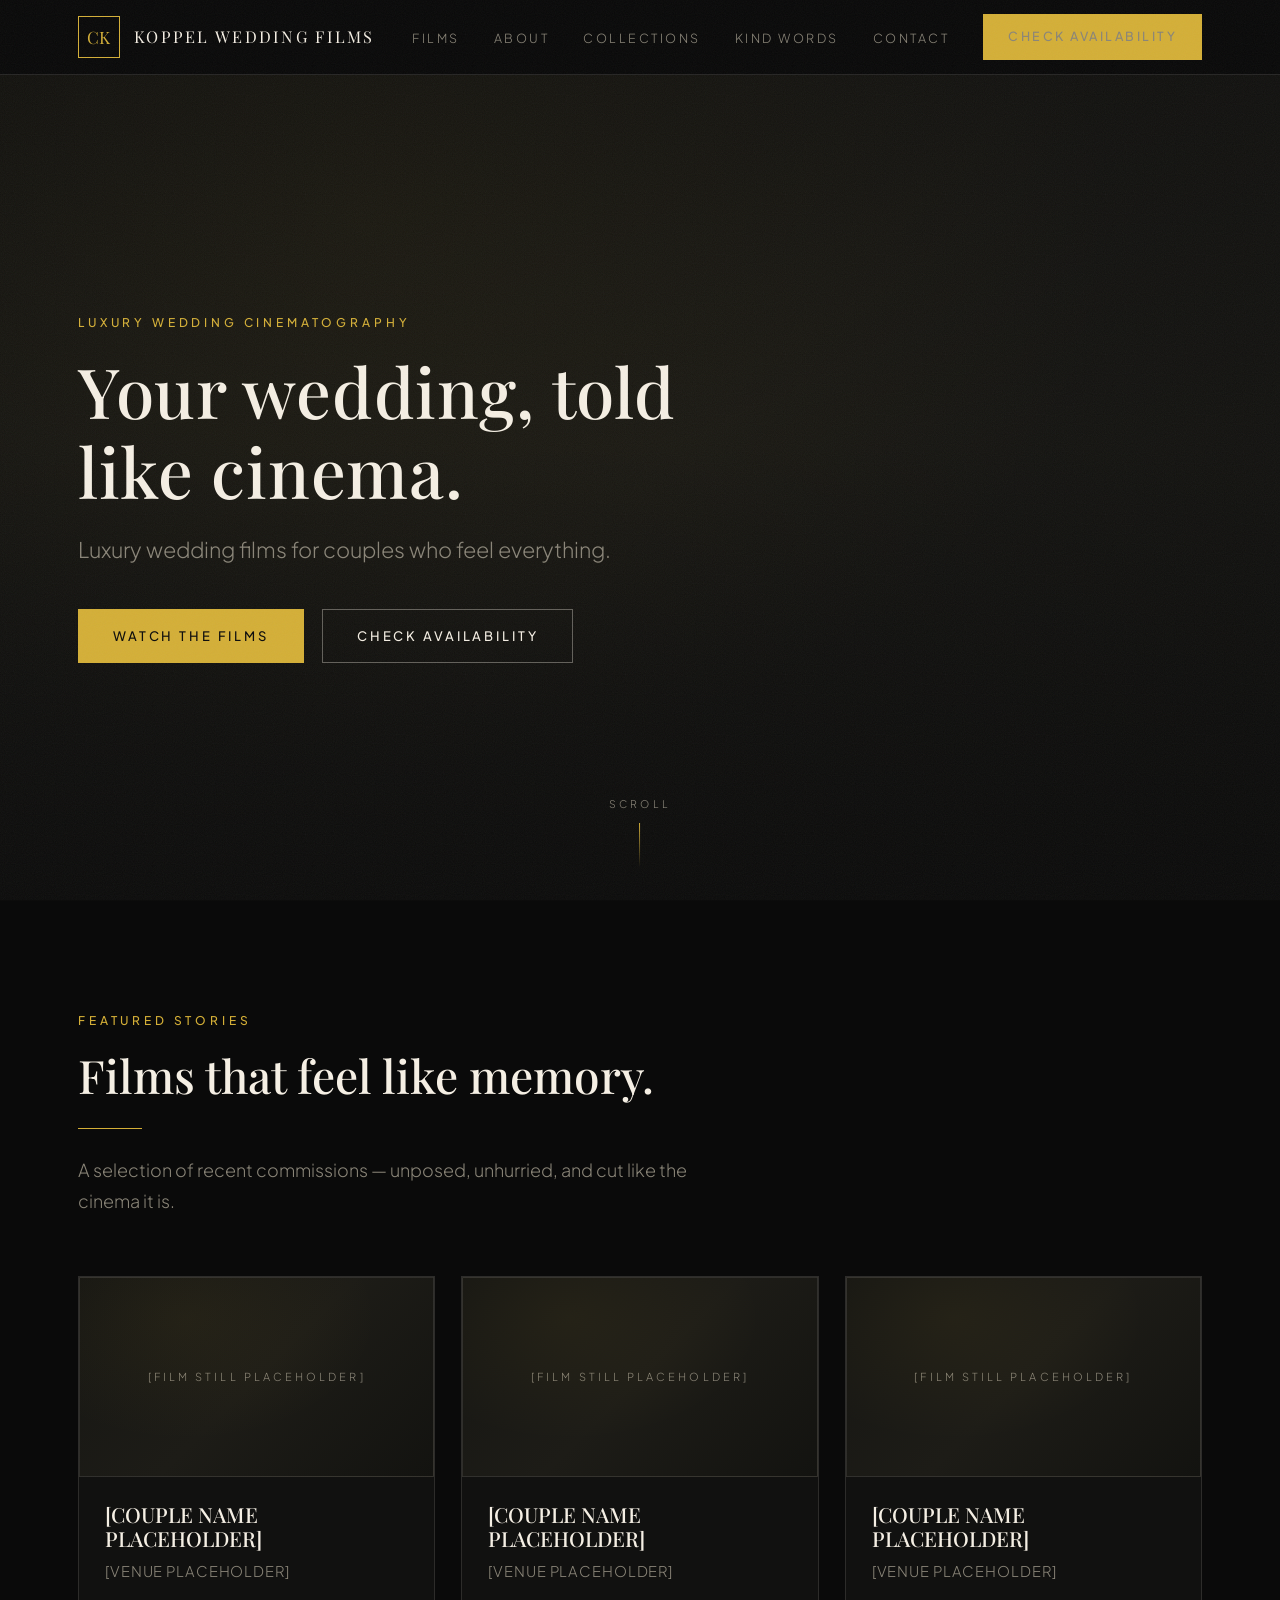
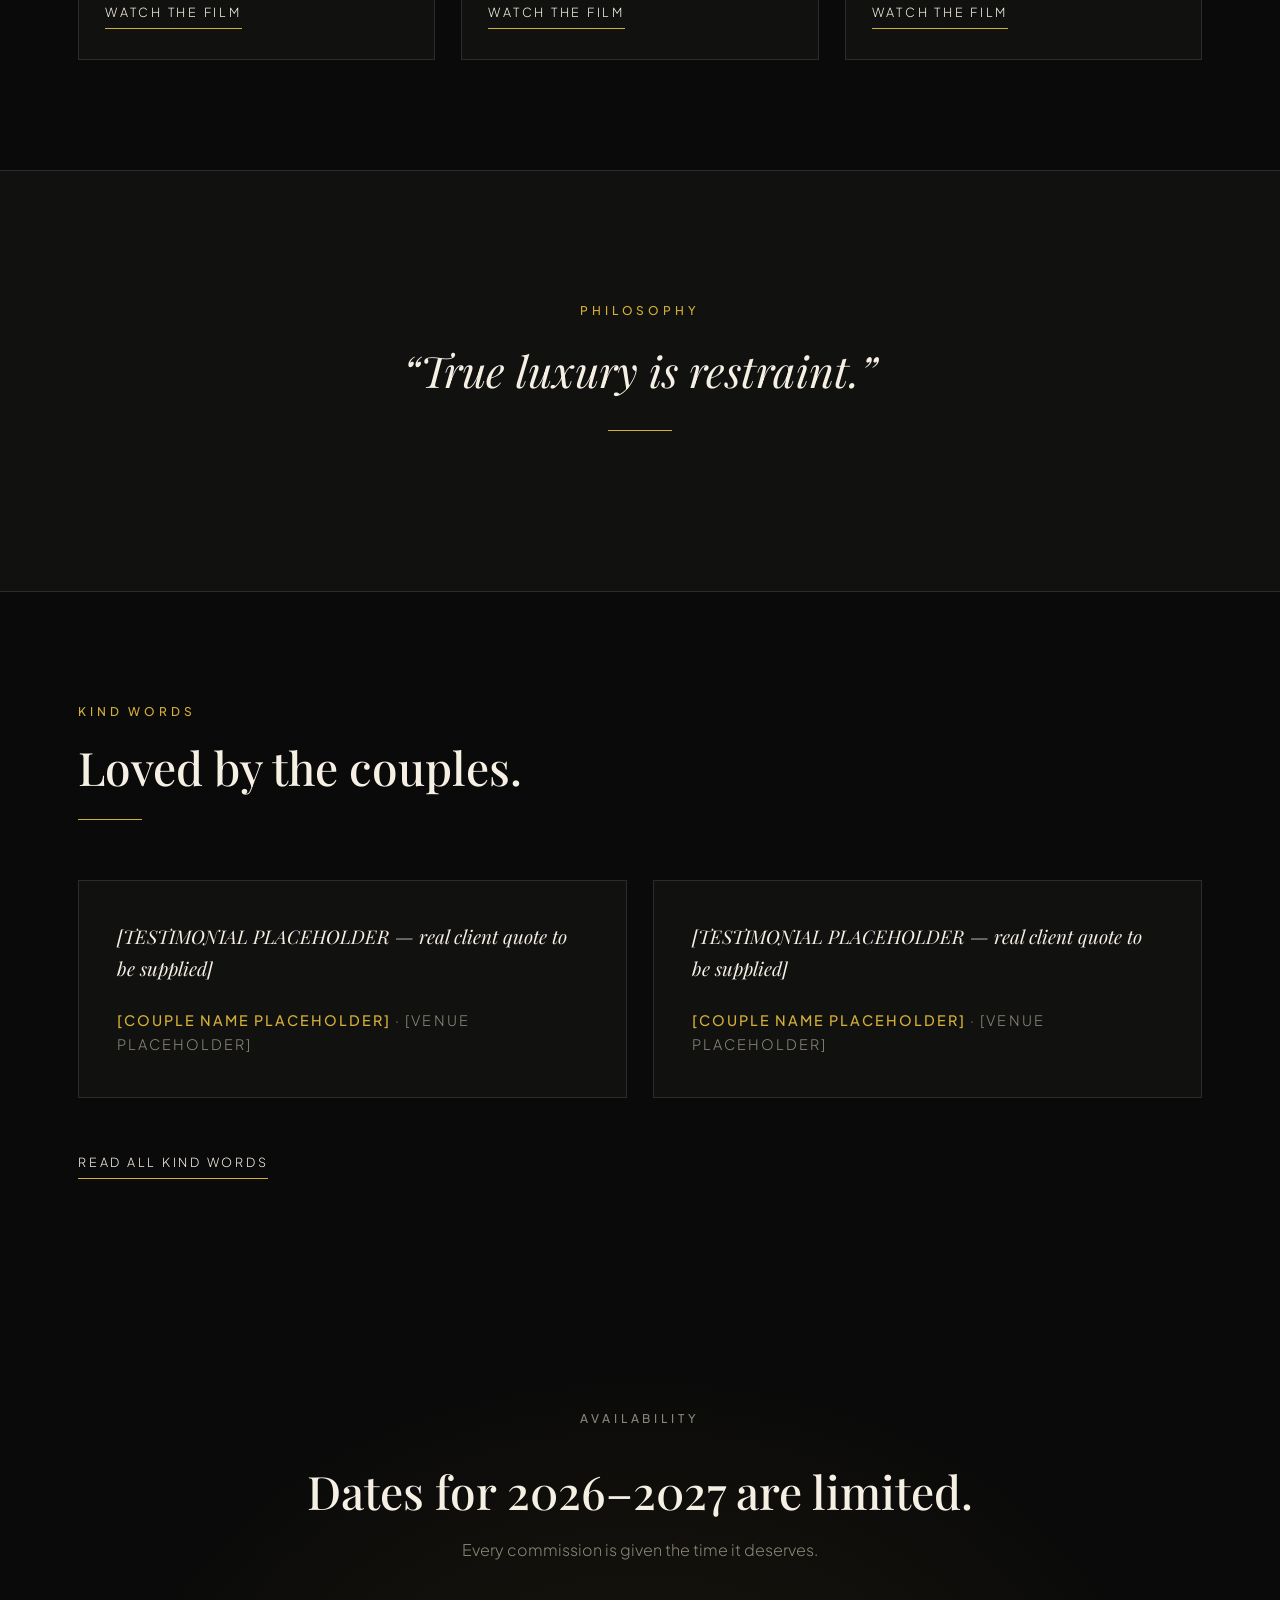
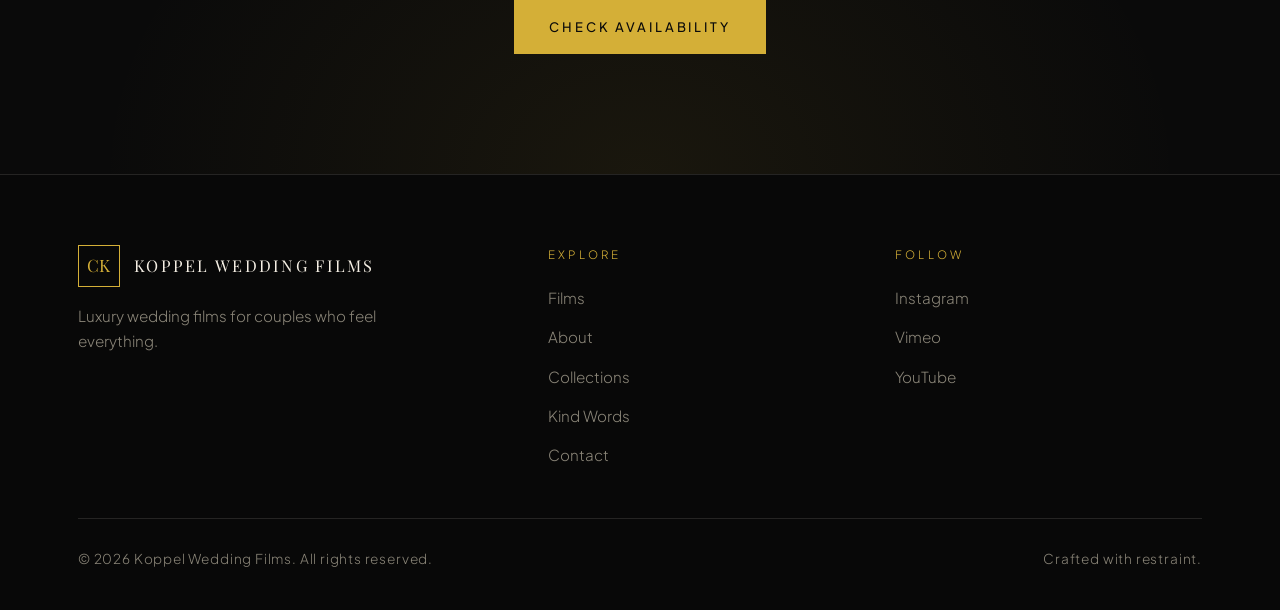
<file: index.html>
<!DOCTYPE html>
<html lang="en">
<head>
<meta charset="UTF-8">
<meta name="viewport" content="width=device-width, initial-scale=1">
<title>{{SITE_NAME}} — Luxury Wedding Films</title>
<link rel="preconnect" href="https://fonts.googleapis.com">
<link rel="preconnect" href="https://fonts.gstatic.com" crossorigin>
<link href="https://fonts.googleapis.com/css2?family=Playfair+Display:ital,wght@0,400;0,500;0,600;0,700;1,400;1,500&family=Plus+Jakarta+Sans:wght@300;400;500;600&display=swap" rel="stylesheet">
<meta name="description" content="Luxury wedding films for couples who feel everything. A sample site built for Christian Koppel.">
<link rel="stylesheet" href="assets/css/style.css">
</head>
<body data-page="home">
<div class="grain" aria-hidden="true"></div>

<header class="nav">
  <div class="nav-inner">
    <a class="brand" href="index.html" aria-label="Home">
      <span class="monogram">CK</span>
      <span class="brand-name" data-site="name">Koppel Wedding Films</span>
    </a>
    <button class="burger" id="burger" aria-label="Menu" aria-expanded="false"><span></span><span></span><span></span></button>
    <ul class="nav-links" id="navLinks">
      <li><a data-nav="films" href="films.html">Films</a></li>
      <li><a data-nav="about" href="about.html">About</a></li>
      <li><a data-nav="collections" href="collections.html">Collections</a></li>
      <li><a data-nav="kind-words" href="kind-words.html">Kind Words</a></li>
      <li><a data-nav="contact" href="contact.html">Contact</a></li>
      <li><a class="btn btn-gold nav-cta" href="contact.html">Check Availability</a></li>
    </ul>
  </div>
</header>

<main>
  <!-- HERO -->
  <section class="hero">
    <div class="hero-bg"><div class="still still-169" style="border:0; height:100%;">[FILM STILL PLACEHOLDER]</div></div>
    <div class="hero-veil"></div>
    <div class="hero-inner">
      <p class="eyebrow">Luxury Wedding Cinematography</p>
      <h1>Your wedding, told like cinema.</h1>
      <p class="sub">Luxury wedding films for couples who feel everything.</p>
      <div class="hero-ctas">
        <a class="btn btn-gold" href="films.html">Watch the Films</a>
        <a class="btn btn-ghost" href="contact.html">Check Availability</a>
      </div>
    </div>
    <div class="scroll-cue" aria-hidden="true">Scroll</div>
  </section>

  <!-- FEATURED STORIES -->
  <section class="section">
    <div class="wrap">
      <div class="section-head reveal">
        <p class="eyebrow">Featured Stories</p>
        <h2>Films that feel like memory.</h2>
        <div class="rule"></div>
        <p class="lede">A selection of recent commissions — unposed, unhurried, and cut like the cinema it is.</p>
      </div>
      <div class="filmstrip">
        <article class="card reveal">
          <div class="still still-169">[FILM STILL PLACEHOLDER]</div>
          <div class="card-body">
            <h3>[COUPLE NAME PLACEHOLDER]</h3>
            <p class="card-meta">[VENUE PLACEHOLDER]</p>
            <a class="card-link" href="films.html">Watch the Film</a>
          </div>
        </article>
        <article class="card reveal">
          <div class="still still-169">[FILM STILL PLACEHOLDER]</div>
          <div class="card-body">
            <h3>[COUPLE NAME PLACEHOLDER]</h3>
            <p class="card-meta">[VENUE PLACEHOLDER]</p>
            <a class="card-link" href="films.html">Watch the Film</a>
          </div>
        </article>
        <article class="card reveal">
          <div class="still still-169">[FILM STILL PLACEHOLDER]</div>
          <div class="card-body">
            <h3>[COUPLE NAME PLACEHOLDER]</h3>
            <p class="card-meta">[VENUE PLACEHOLDER]</p>
            <a class="card-link" href="films.html">Watch the Film</a>
          </div>
        </article>
      </div>
    </div>
  </section>

  <!-- PHILOSOPHY -->
  <section class="quote-band reveal">
    <div class="wrap">
      <p class="eyebrow">Philosophy</p>
      <blockquote>&ldquo;True luxury is restraint.&rdquo;</blockquote>
      <div class="rule"></div>
    </div>
  </section>

  <!-- KIND WORDS TEASER -->
  <section class="section">
    <div class="wrap">
      <div class="section-head reveal">
        <p class="eyebrow">Kind Words</p>
        <h2>Loved by the couples.</h2>
        <div class="rule"></div>
      </div>
      <div class="quotes-grid">
        <div class="tcard reveal">
          <p>[TESTIMONIAL PLACEHOLDER — real client quote to be supplied]</p>
          <div class="who"><strong>[COUPLE NAME PLACEHOLDER]</strong> · [VENUE PLACEHOLDER]</div>
        </div>
        <div class="tcard reveal">
          <p>[TESTIMONIAL PLACEHOLDER — real client quote to be supplied]</p>
          <div class="who"><strong>[COUPLE NAME PLACEHOLDER]</strong> · [VENUE PLACEHOLDER]</div>
        </div>
      </div>
      <div style="margin-top:36px;" class="reveal">
        <a class="card-link" href="kind-words.html">Read All Kind Words</a>
      </div>
    </div>
  </section>

  <!-- CTA BAND -->
  <section class="cta-band reveal">
    <div class="wrap">
      <p class="eyebrow">Availability</p>
      <h2>Dates for 2026–2027 are limited.</h2>
      <p>Every commission is given the time it deserves.</p>
      <a class="btn btn-gold" href="contact.html">Check Availability</a>
    </div>
  </section>
</main>

<footer>
  <div class="wrap">
    <div class="foot-grid">
      <div class="foot-brand">
        <a class="brand" href="index.html"><span class="monogram">CK</span><span class="brand-name" data-site="name">Koppel Wedding Films</span></a>
        <p>Luxury wedding films for couples who feel everything.</p>
      </div>
      <div>
        <div class="foot-h">Explore</div>
        <ul class="foot-links">
          <li><a href="films.html">Films</a></li>
          <li><a href="about.html">About</a></li>
          <li><a href="collections.html">Collections</a></li>
          <li><a href="kind-words.html">Kind Words</a></li>
          <li><a href="contact.html">Contact</a></li>
        </ul>
      </div>
      <div>
        <div class="foot-h">Follow</div>
        <ul class="foot-links">
          <li><a href="#" rel="noopener">Instagram</a></li>
          <li><a href="#" rel="noopener">Vimeo</a></li>
          <li><a href="#" rel="noopener">YouTube</a></li>
        </ul>
      </div>
    </div>
    <div class="foot-base">
      <span>&copy; <span data-site="year">2026</span> <span data-site="name">Koppel Wedding Films</span>. All rights reserved.</span>
      <span>Crafted with restraint.</span>
    </div>
  </div>
</footer>

<script src="assets/js/main.js"></script>
</body>
</html>
</file>
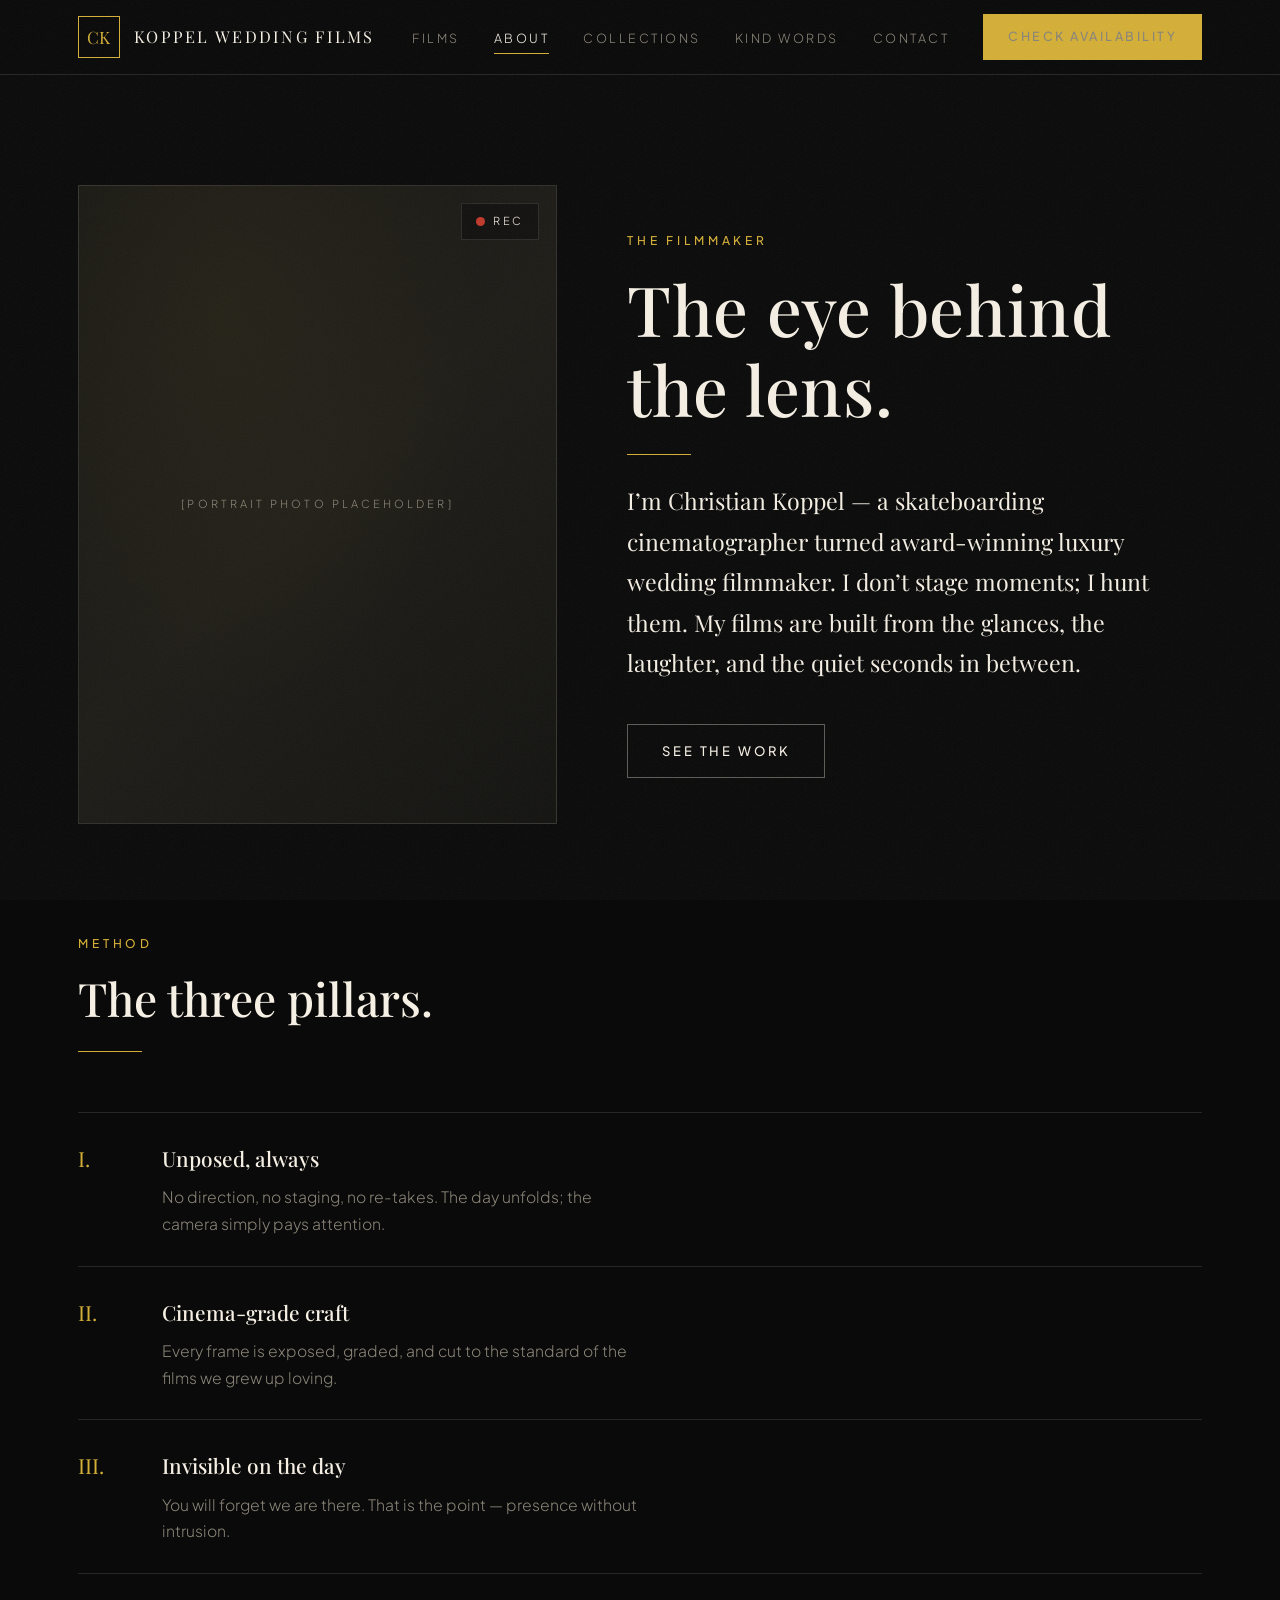
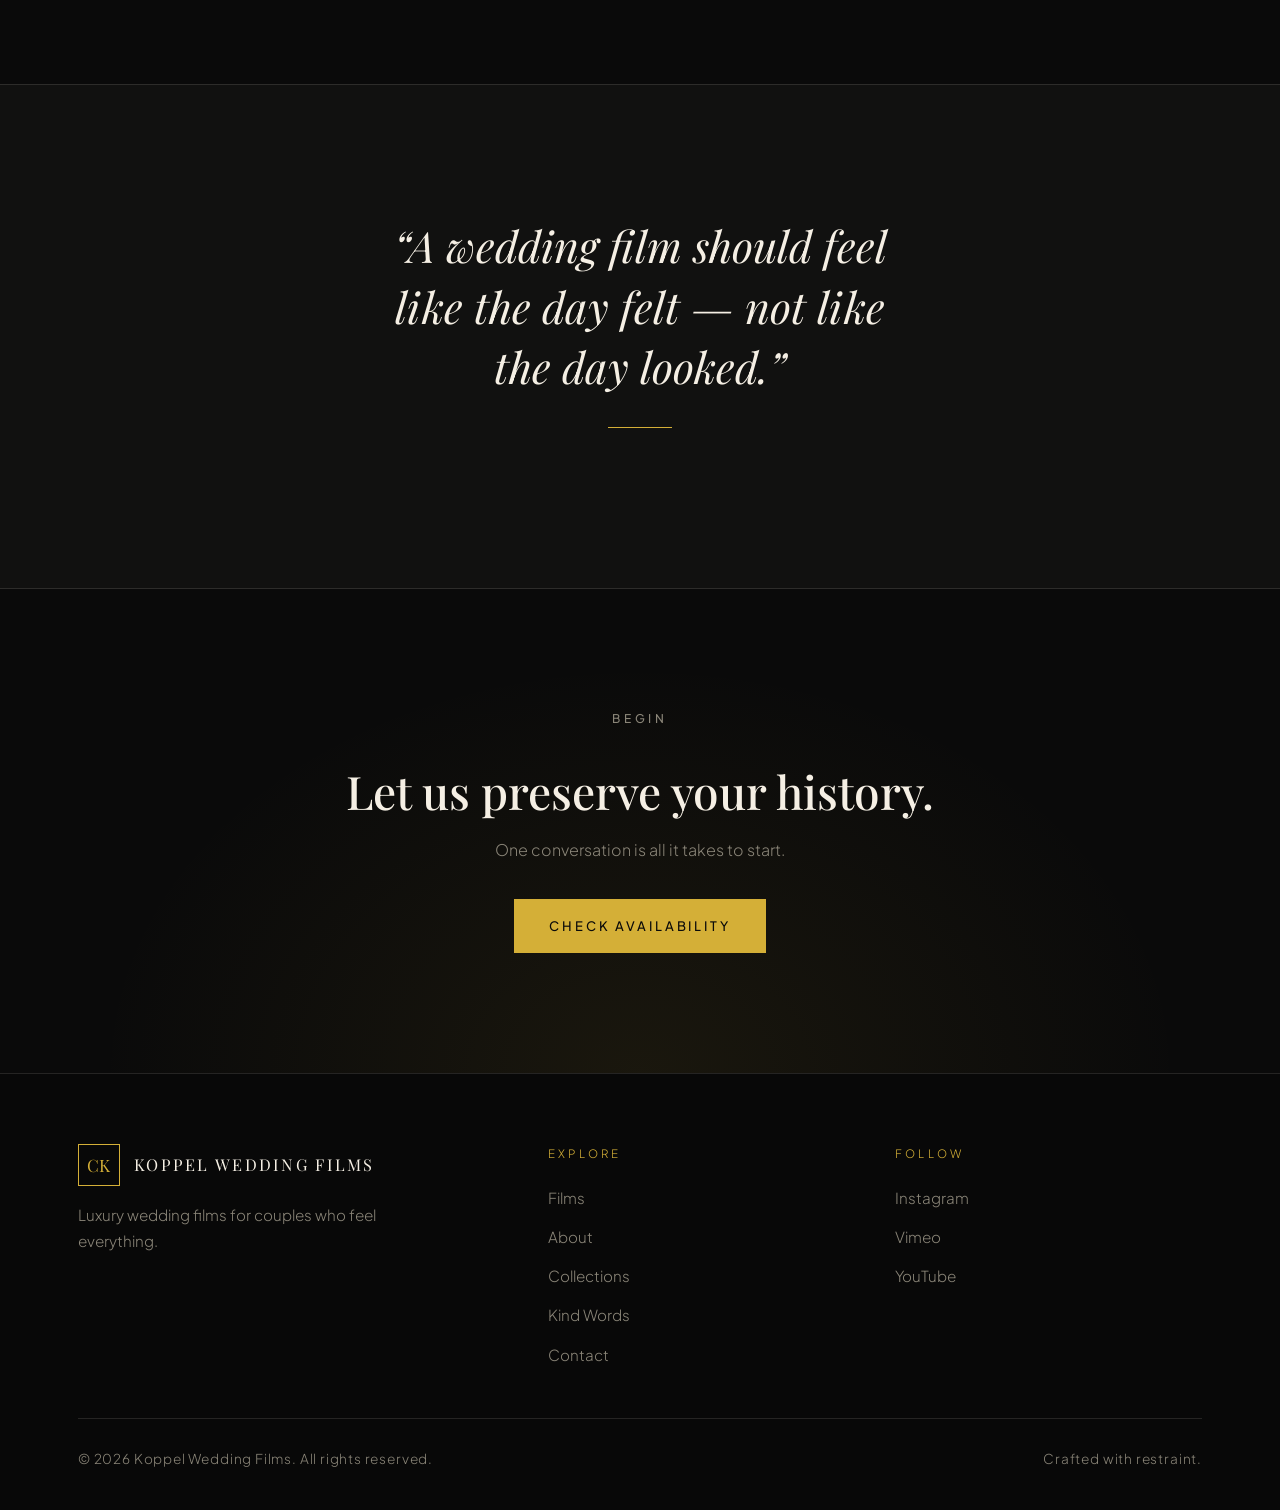
<file: about.html>
<!DOCTYPE html>
<html lang="en">
<head>
<meta charset="UTF-8">
<meta name="viewport" content="width=device-width, initial-scale=1">
<title>{{SITE_NAME}} — About</title>
<link rel="preconnect" href="https://fonts.googleapis.com">
<link rel="preconnect" href="https://fonts.gstatic.com" crossorigin>
<link href="https://fonts.googleapis.com/css2?family=Playfair+Display:ital,wght@0,400;0,500;0,600;0,700;1,400;1,500&family=Plus+Jakarta+Sans:wght@300;400;500;600&display=swap" rel="stylesheet">
<meta name="description" content="The eye behind the lens — Christian Koppel. A sample site built for Christian Koppel.">
<link rel="stylesheet" href="assets/css/style.css">
</head>
<body data-page="about">
<div class="grain" aria-hidden="true"></div>

<header class="nav">
  <div class="nav-inner">
    <a class="brand" href="index.html" aria-label="Home">
      <span class="monogram">CK</span>
      <span class="brand-name" data-site="name">Koppel Wedding Films</span>
    </a>
    <button class="burger" id="burger" aria-label="Menu" aria-expanded="false"><span></span><span></span><span></span></button>
    <ul class="nav-links" id="navLinks">
      <li><a data-nav="films" href="films.html">Films</a></li>
      <li><a data-nav="about" href="about.html">About</a></li>
      <li><a data-nav="collections" href="collections.html">Collections</a></li>
      <li><a data-nav="kind-words" href="kind-words.html">Kind Words</a></li>
      <li><a data-nav="contact" href="contact.html">Contact</a></li>
      <li><a class="btn btn-gold nav-cta" href="contact.html">Check Availability</a></li>
    </ul>
  </div>
</header>

<main>
  <section class="section">
    <div class="wrap about-grid">
      <div class="portrait-wrap reveal">
        <div class="still still-portrait">[PORTRAIT PHOTO PLACEHOLDER]</div>
        <div class="rec" aria-hidden="true"><i></i>REC</div>
      </div>
      <div class="about-copy reveal">
        <p class="eyebrow">The Filmmaker</p>
        <h1>The eye behind the lens.</h1>
        <div class="rule"></div>
        <p class="bio">I&rsquo;m Christian Koppel &mdash; a skateboarding cinematographer turned award-winning luxury wedding filmmaker. I don&rsquo;t stage moments; I hunt them. My films are built from the glances, the laughter, and the quiet seconds in between.</p>
        <a class="btn btn-ghost" href="films.html">See the Work</a>
      </div>
    </div>
  </section>

  <section class="section" style="padding-top:0;">
    <div class="wrap">
      <div class="section-head reveal">
        <p class="eyebrow">Method</p>
        <h2>The three pillars.</h2>
        <div class="rule"></div>
      </div>
      <div class="pillars">
        <div class="pillar reveal">
          <span class="num">I.</span>
          <div><h4>Unposed, always</h4><p>No direction, no staging, no re-takes. The day unfolds; the camera simply pays attention.</p></div>
        </div>
        <div class="pillar reveal">
          <span class="num">II.</span>
          <div><h4>Cinema-grade craft</h4><p>Every frame is exposed, graded, and cut to the standard of the films we grew up loving.</p></div>
        </div>
        <div class="pillar reveal">
          <span class="num">III.</span>
          <div><h4>Invisible on the day</h4><p>You will forget we are there. That is the point — presence without intrusion.</p></div>
        </div>
      </div>
    </div>
  </section>

  <section class="quote-band reveal">
    <div class="wrap">
      <blockquote>&ldquo;A wedding film should feel like the day felt — not like the day looked.&rdquo;</blockquote>
      <div class="rule"></div>
    </div>
  </section>

  <section class="cta-band reveal">
    <div class="wrap">
      <p class="eyebrow">Begin</p>
      <h2>Let us preserve your history.</h2>
      <p>One conversation is all it takes to start.</p>
      <a class="btn btn-gold" href="contact.html">Check Availability</a>
    </div>
  </section>
</main>

<footer>
  <div class="wrap">
    <div class="foot-grid">
      <div class="foot-brand">
        <a class="brand" href="index.html"><span class="monogram">CK</span><span class="brand-name" data-site="name">Koppel Wedding Films</span></a>
        <p>Luxury wedding films for couples who feel everything.</p>
      </div>
      <div>
        <div class="foot-h">Explore</div>
        <ul class="foot-links">
          <li><a href="films.html">Films</a></li>
          <li><a href="about.html">About</a></li>
          <li><a href="collections.html">Collections</a></li>
          <li><a href="kind-words.html">Kind Words</a></li>
          <li><a href="contact.html">Contact</a></li>
        </ul>
      </div>
      <div>
        <div class="foot-h">Follow</div>
        <ul class="foot-links">
          <li><a href="#" rel="noopener">Instagram</a></li>
          <li><a href="#" rel="noopener">Vimeo</a></li>
          <li><a href="#" rel="noopener">YouTube</a></li>
        </ul>
      </div>
    </div>
    <div class="foot-base">
      <span>&copy; <span data-site="year">2026</span> <span data-site="name">Koppel Wedding Films</span>. All rights reserved.</span>
      <span>Crafted with restraint.</span>
    </div>
  </div>
</footer>

<script src="assets/js/main.js"></script>
</body>
</html>
</file>
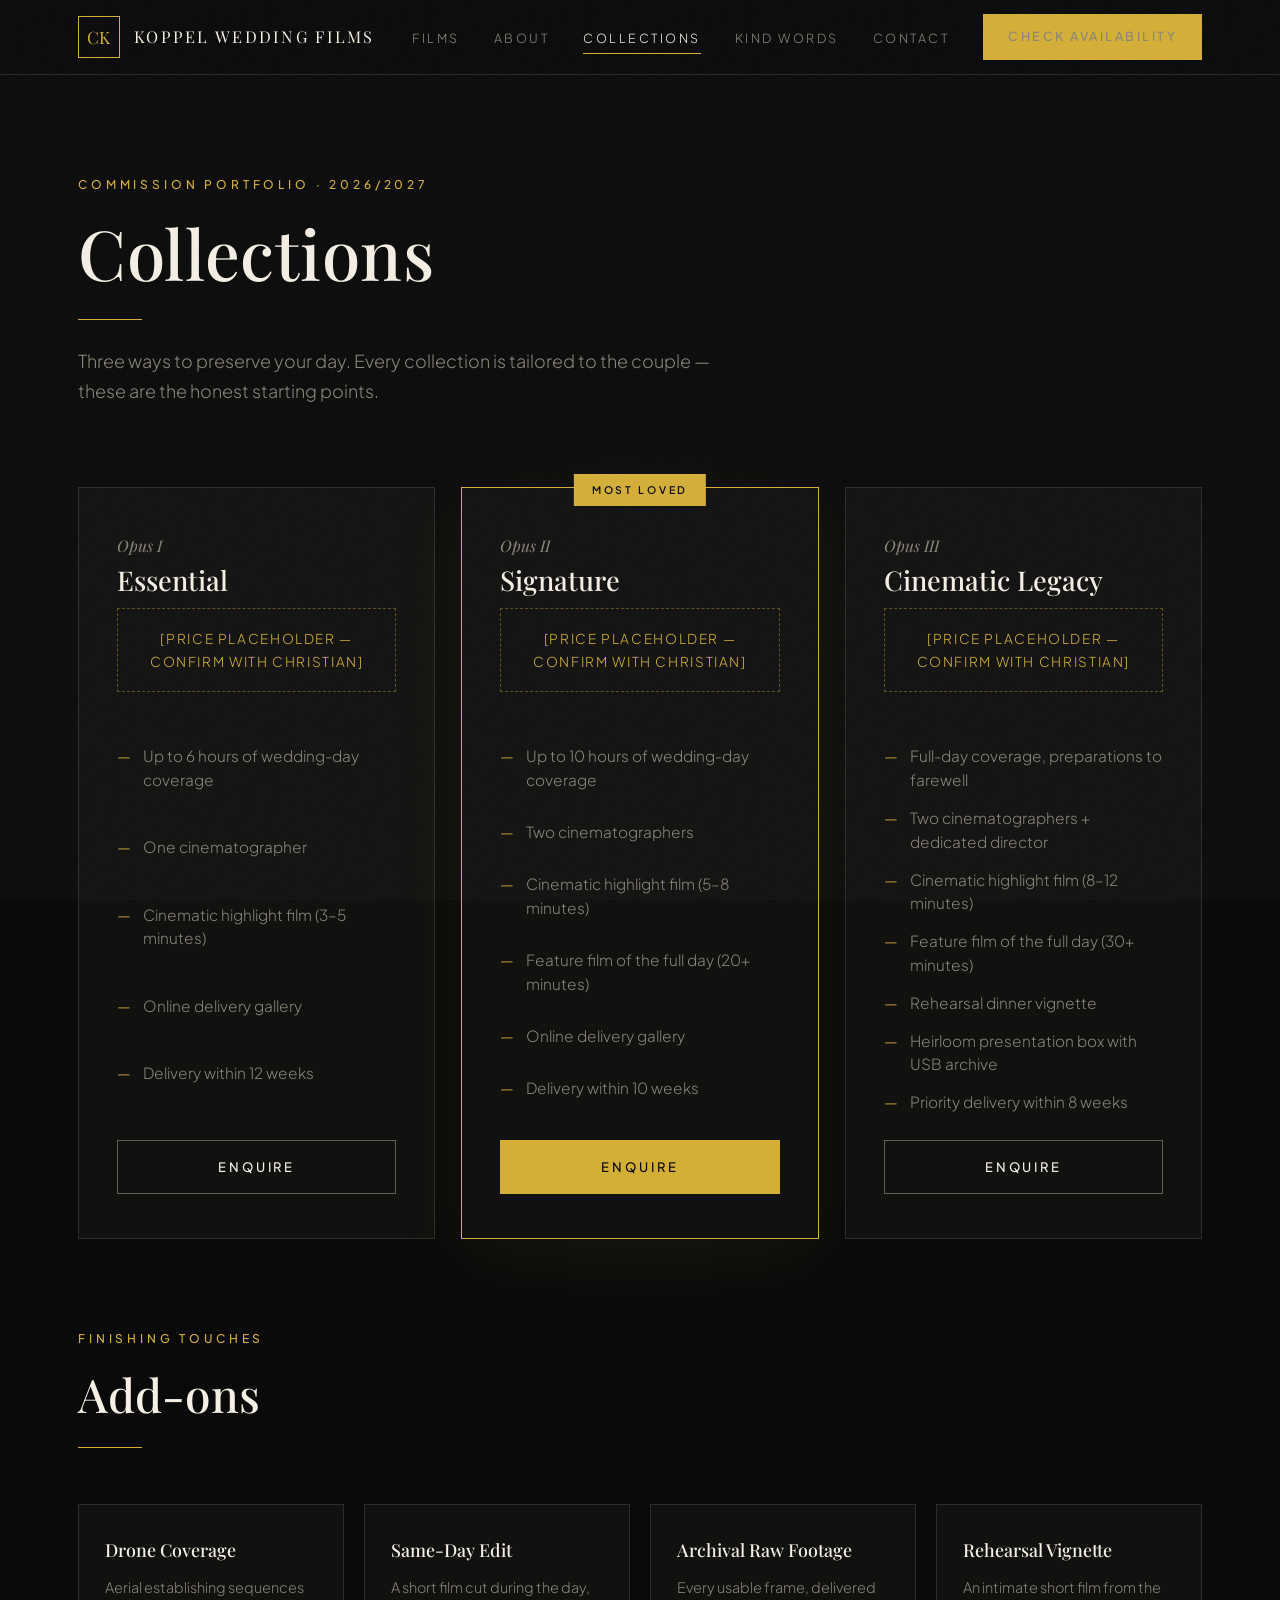
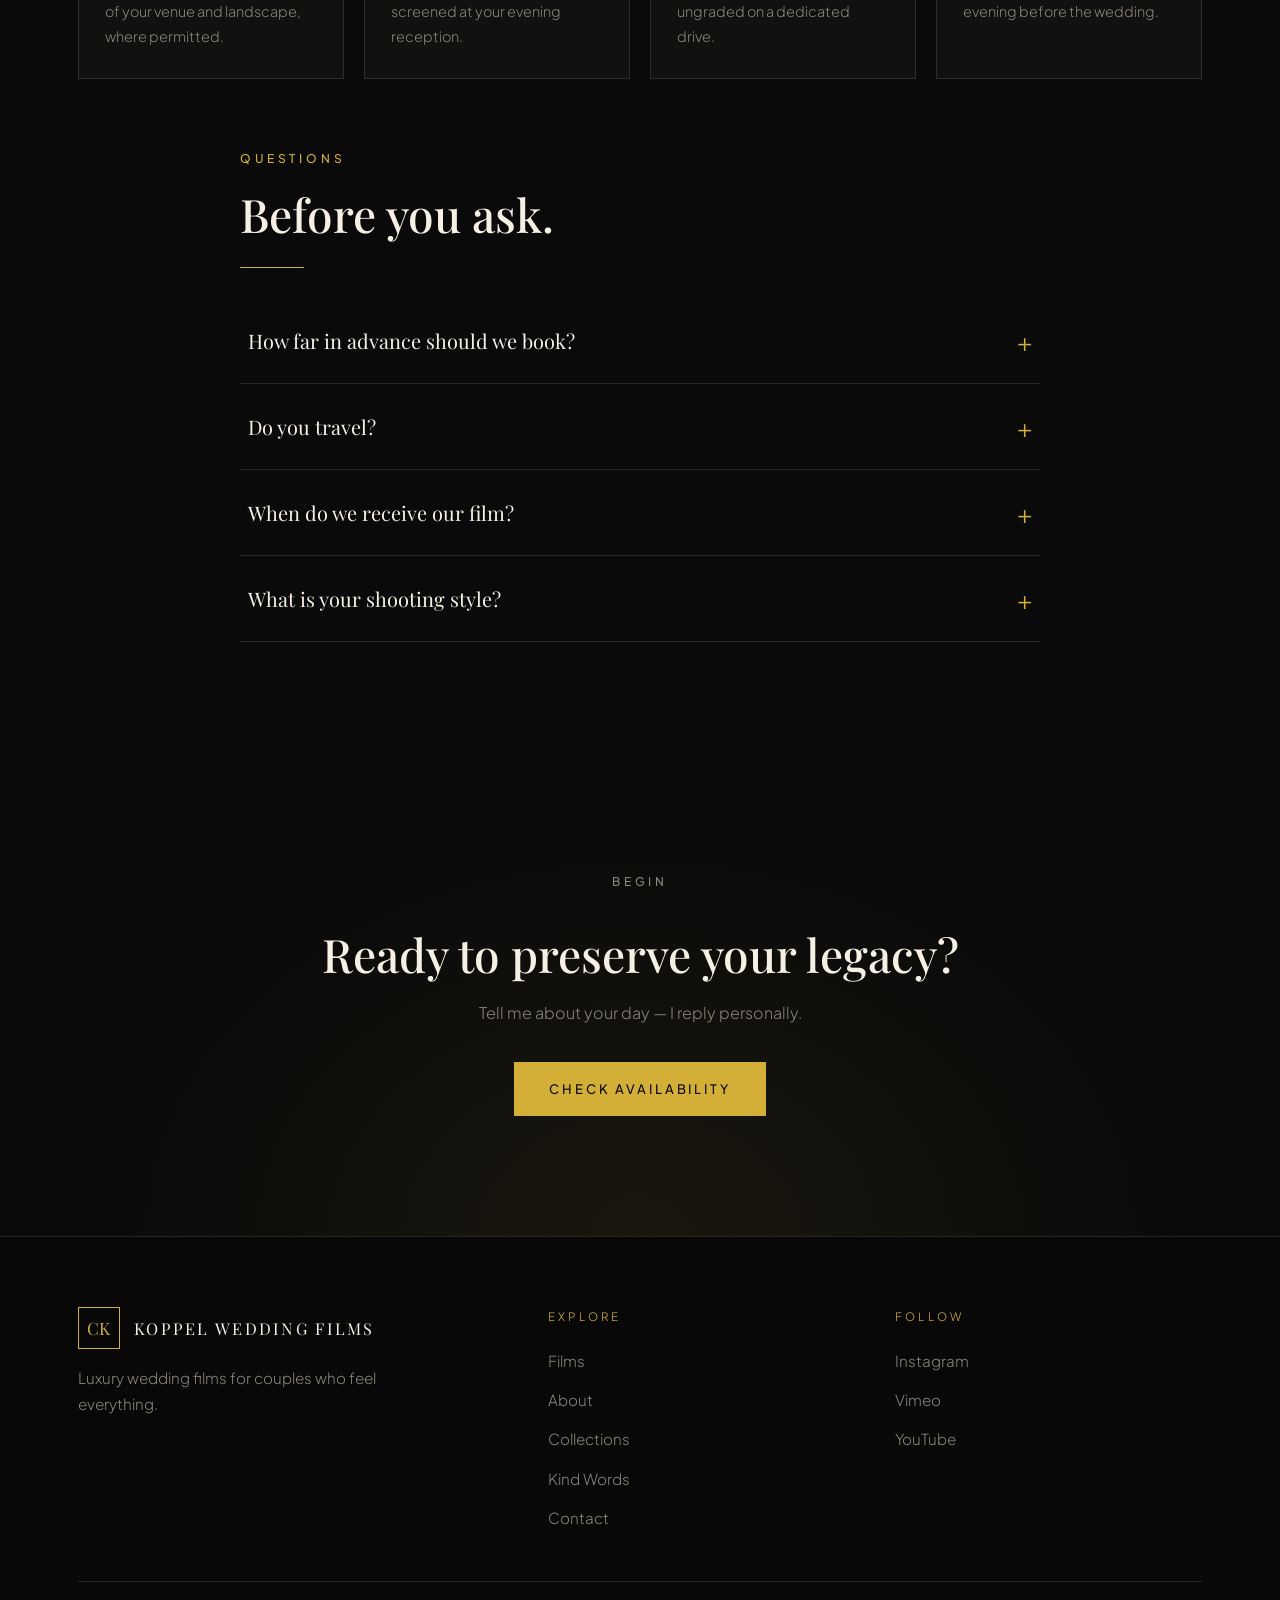
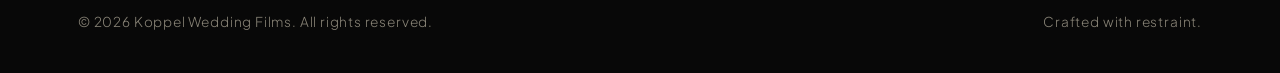
<file: collections.html>
<!DOCTYPE html>
<html lang="en">
<head>
<meta charset="UTF-8">
<meta name="viewport" content="width=device-width, initial-scale=1">
<title>{{SITE_NAME}} — Collections</title>
<link rel="preconnect" href="https://fonts.googleapis.com">
<link rel="preconnect" href="https://fonts.gstatic.com" crossorigin>
<link href="https://fonts.googleapis.com/css2?family=Playfair+Display:ital,wght@0,400;0,500;0,600;0,700;1,400;1,500&family=Plus+Jakarta+Sans:wght@300;400;500;600&display=swap" rel="stylesheet">
<meta name="description" content="Wedding film collections and investment. A sample site built for Christian Koppel.">
<link rel="stylesheet" href="assets/css/style.css">
</head>
<body data-page="collections">
<div class="grain" aria-hidden="true"></div>

<header class="nav">
  <div class="nav-inner">
    <a class="brand" href="index.html" aria-label="Home">
      <span class="monogram">CK</span>
      <span class="brand-name" data-site="name">Koppel Wedding Films</span>
    </a>
    <button class="burger" id="burger" aria-label="Menu" aria-expanded="false"><span></span><span></span><span></span></button>
    <ul class="nav-links" id="navLinks">
      <li><a data-nav="films" href="films.html">Films</a></li>
      <li><a data-nav="about" href="about.html">About</a></li>
      <li><a data-nav="collections" href="collections.html">Collections</a></li>
      <li><a data-nav="kind-words" href="kind-words.html">Kind Words</a></li>
      <li><a data-nav="contact" href="contact.html">Contact</a></li>
      <li><a class="btn btn-gold nav-cta" href="contact.html">Check Availability</a></li>
    </ul>
  </div>
</header>

<main>
  <section class="page-hero">
    <div class="wrap">
      <p class="eyebrow">Commission Portfolio · 2026/2027</p>
      <h1>Collections</h1>
      <div class="rule"></div>
      <p class="lede">Three ways to preserve your day. Every collection is tailored to the couple — these are the honest starting points.</p>
    </div>
  </section>

  <section class="section" style="padding-top:20px;">
    <div class="wrap">
      <div class="tiers">
        <article class="card tier reveal">
          <p class="opus">Opus I</p>
          <h3>Essential</h3>
          <div class="price-ph">[PRICE PLACEHOLDER — confirm with Christian]</div>
          <ul>
            <li>Up to 6 hours of wedding-day coverage</li>
            <li>One cinematographer</li>
            <li>Cinematic highlight film (3–5 minutes)</li>
            <li>Online delivery gallery</li>
            <li>Delivery within 12 weeks</li>
          </ul>
          <a class="btn btn-ghost" href="contact.html" style="text-align:center;">Enquire</a>
        </article>
        <article class="card tier loved reveal">
          <span class="flag">Most Loved</span>
          <p class="opus">Opus II</p>
          <h3>Signature</h3>
          <div class="price-ph">[PRICE PLACEHOLDER — confirm with Christian]</div>
          <ul>
            <li>Up to 10 hours of wedding-day coverage</li>
            <li>Two cinematographers</li>
            <li>Cinematic highlight film (5–8 minutes)</li>
            <li>Feature film of the full day (20+ minutes)</li>
            <li>Online delivery gallery</li>
            <li>Delivery within 10 weeks</li>
          </ul>
          <a class="btn btn-gold" href="contact.html" style="text-align:center;">Enquire</a>
        </article>
        <article class="card tier reveal">
          <p class="opus">Opus III</p>
          <h3>Cinematic Legacy</h3>
          <div class="price-ph">[PRICE PLACEHOLDER — confirm with Christian]</div>
          <ul>
            <li>Full-day coverage, preparations to farewell</li>
            <li>Two cinematographers + dedicated director</li>
            <li>Cinematic highlight film (8–12 minutes)</li>
            <li>Feature film of the full day (30+ minutes)</li>
            <li>Rehearsal dinner vignette</li>
            <li>Heirloom presentation box with USB archive</li>
            <li>Priority delivery within 8 weeks</li>
          </ul>
          <a class="btn btn-ghost" href="contact.html" style="text-align:center;">Enquire</a>
        </article>
      </div>

      <div class="section-head reveal" style="margin-top:90px; margin-bottom:30px;">
        <p class="eyebrow">Finishing Touches</p>
        <h2>Add-ons</h2>
        <div class="rule"></div>
      </div>
      <div class="addons">
        <div class="addon reveal"><h4>Drone Coverage</h4><p>Aerial establishing sequences of your venue and landscape, where permitted.</p></div>
        <div class="addon reveal"><h4>Same-Day Edit</h4><p>A short film cut during the day, screened at your evening reception.</p></div>
        <div class="addon reveal"><h4>Archival Raw Footage</h4><p>Every usable frame, delivered ungraded on a dedicated drive.</p></div>
        <div class="addon reveal"><h4>Rehearsal Vignette</h4><p>An intimate short film from the evening before the wedding.</p></div>
      </div>

      <div class="faq reveal">
        <div class="section-head" style="margin-bottom:30px;">
          <p class="eyebrow">Questions</p>
          <h2>Before you ask.</h2>
          <div class="rule"></div>
        </div>
        <div class="faq-item">
          <button class="faq-q" aria-expanded="false">How far in advance should we book?<span class="pm">+</span></button>
          <div class="faq-a"><p>As early as you can. Dates for 2026–2027 are limited, and once a date is reserved it is yours alone. If your date is less than three months away, ask anyway — cancellations do happen.</p></div>
        </div>
        <div class="faq-item">
          <button class="faq-q" aria-expanded="false">Do you travel?<span class="pm">+</span></button>
          <div class="faq-a"><p>Yes. Destination weddings are a large part of the work. Travel arrangements are discussed openly during the first conversation so there are no surprises later.</p></div>
        </div>
        <div class="faq-item">
          <button class="faq-q" aria-expanded="false">When do we receive our film?<span class="pm">+</span></button>
          <div class="faq-a"><p>Each collection lists its delivery timeline. Editing is never rushed — your film is cut with the same care it was shot with, and you'll be told honestly what to expect.</p></div>
        </div>
        <div class="faq-item">
          <button class="faq-q" aria-expanded="false">What is your shooting style?<span class="pm">+</span></button>
          <div class="faq-a"><p>Unposed and unobtrusive. Nothing is staged; the day is documented as it happens, and the cinema is found in the edit. You'll barely notice the cameras — your guests won't either.</p></div>
        </div>
      </div>
    </div>
  </section>

  <section class="cta-band reveal">
    <div class="wrap">
      <p class="eyebrow">Begin</p>
      <h2>Ready to preserve your legacy?</h2>
      <p>Tell me about your day — I reply personally.</p>
      <a class="btn btn-gold" href="contact.html">Check Availability</a>
    </div>
  </section>
</main>

<footer>
  <div class="wrap">
    <div class="foot-grid">
      <div class="foot-brand">
        <a class="brand" href="index.html"><span class="monogram">CK</span><span class="brand-name" data-site="name">Koppel Wedding Films</span></a>
        <p>Luxury wedding films for couples who feel everything.</p>
      </div>
      <div>
        <div class="foot-h">Explore</div>
        <ul class="foot-links">
          <li><a href="films.html">Films</a></li>
          <li><a href="about.html">About</a></li>
          <li><a href="collections.html">Collections</a></li>
          <li><a href="kind-words.html">Kind Words</a></li>
          <li><a href="contact.html">Contact</a></li>
        </ul>
      </div>
      <div>
        <div class="foot-h">Follow</div>
        <ul class="foot-links">
          <li><a href="#" rel="noopener">Instagram</a></li>
          <li><a href="#" rel="noopener">Vimeo</a></li>
          <li><a href="#" rel="noopener">YouTube</a></li>
        </ul>
      </div>
    </div>
    <div class="foot-base">
      <span>&copy; <span data-site="year">2026</span> <span data-site="name">Koppel Wedding Films</span>. All rights reserved.</span>
      <span>Crafted with restraint.</span>
    </div>
  </div>
</footer>

<script src="assets/js/main.js"></script>
</body>
</html>
</file>
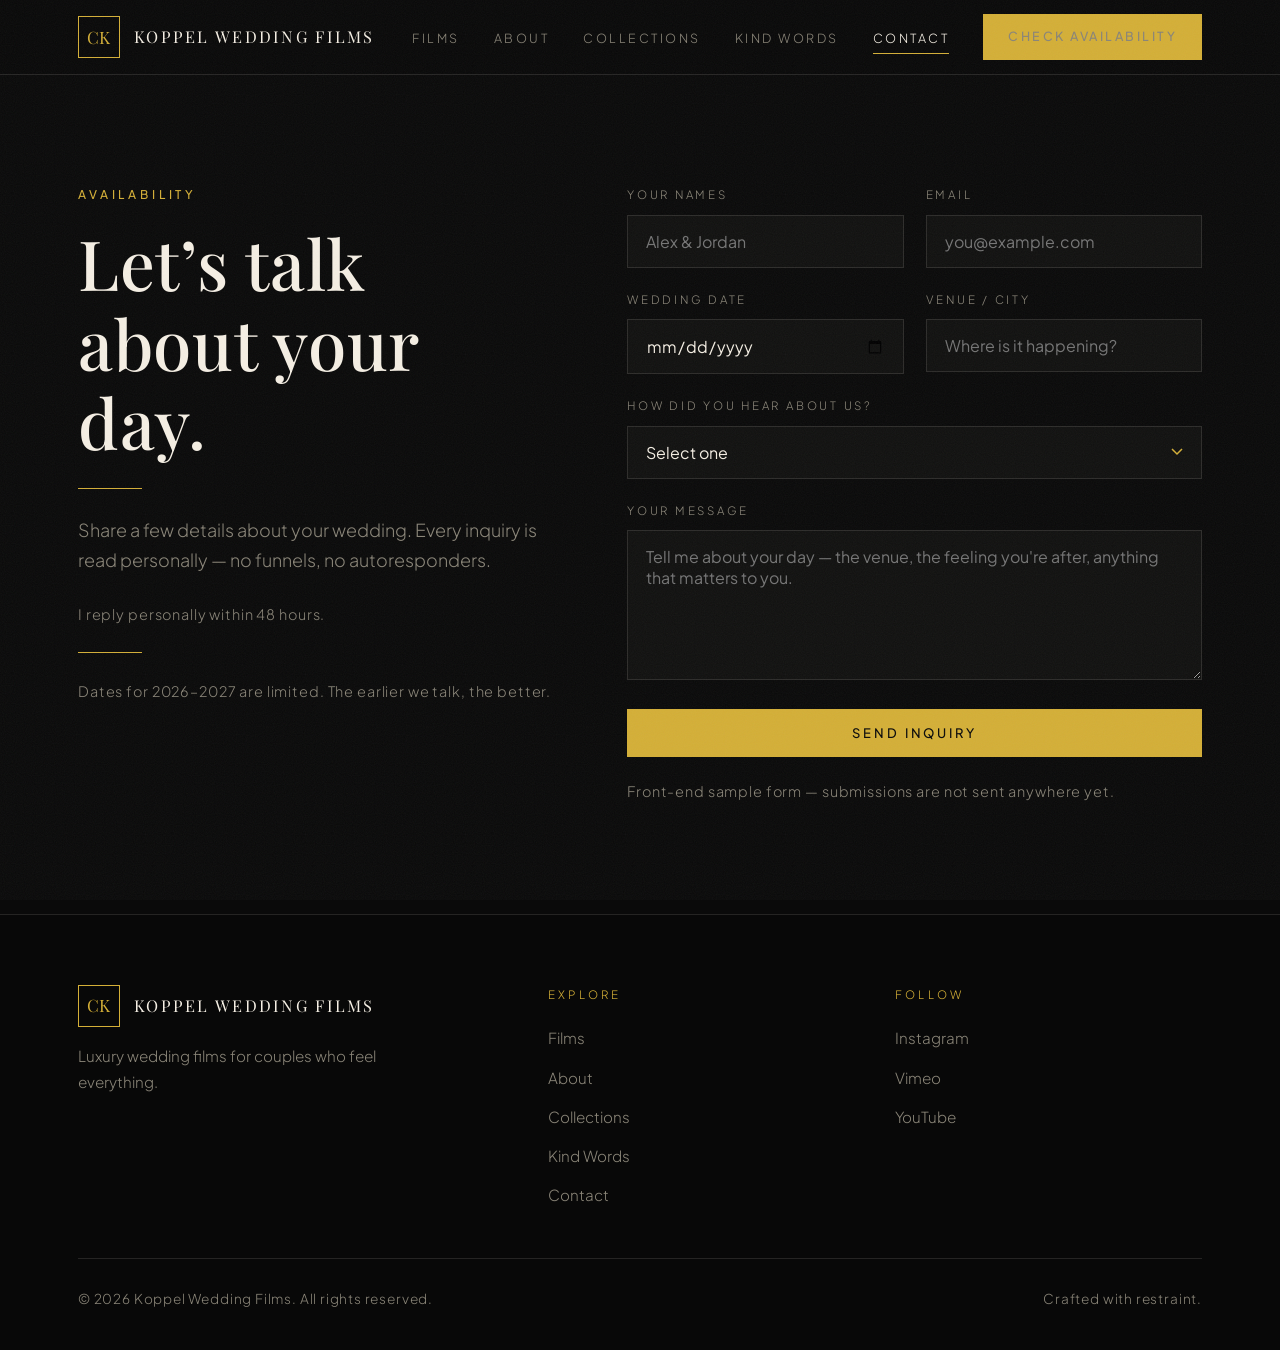
<file: contact.html>
<!DOCTYPE html>
<html lang="en">
<head>
<meta charset="UTF-8">
<meta name="viewport" content="width=device-width, initial-scale=1">
<title>{{SITE_NAME}} — Contact</title>
<link rel="preconnect" href="https://fonts.googleapis.com">
<link rel="preconnect" href="https://fonts.gstatic.com" crossorigin>
<link href="https://fonts.googleapis.com/css2?family=Playfair+Display:ital,wght@0,400;0,500;0,600;0,700;1,400;1,500&family=Plus+Jakarta+Sans:wght@300;400;500;600&display=swap" rel="stylesheet">
<meta name="description" content="Check availability for your wedding date. A sample site built for Christian Koppel.">
<link rel="stylesheet" href="assets/css/style.css">
</head>
<body data-page="contact">
<div class="grain" aria-hidden="true"></div>

<header class="nav">
  <div class="nav-inner">
    <a class="brand" href="index.html" aria-label="Home">
      <span class="monogram">CK</span>
      <span class="brand-name" data-site="name">Koppel Wedding Films</span>
    </a>
    <button class="burger" id="burger" aria-label="Menu" aria-expanded="false"><span></span><span></span><span></span></button>
    <ul class="nav-links" id="navLinks">
      <li><a data-nav="films" href="films.html">Films</a></li>
      <li><a data-nav="about" href="about.html">About</a></li>
      <li><a data-nav="collections" href="collections.html">Collections</a></li>
      <li><a data-nav="kind-words" href="kind-words.html">Kind Words</a></li>
      <li><a data-nav="contact" href="contact.html">Contact</a></li>
      <li><a class="btn btn-gold nav-cta" href="contact.html">Check Availability</a></li>
    </ul>
  </div>
</header>

<main>
  <section class="section">
    <div class="wrap contact-grid">
      <div class="reveal">
        <p class="eyebrow">Availability</p>
        <h1>Let&rsquo;s talk about your day.</h1>
        <div class="rule"></div>
        <p class="lede">Share a few details about your wedding. Every inquiry is read personally — no funnels, no autoresponders.</p>
        <p class="form-note" style="margin-top:26px;">I reply personally within 48 hours.</p>
        <div class="rule"></div>
        <p class="form-note">Dates for 2026–2027 are limited. The earlier we talk, the better.</p>
      </div>
      <div class="reveal">
        <form class="form" id="inquiryForm" novalidate>
          <div class="field-row">
            <div class="field">
              <label for="names">Your names</label>
              <input type="text" id="names" name="names" placeholder="Alex &amp; Jordan" required>
            </div>
            <div class="field">
              <label for="email">Email</label>
              <input type="email" id="email" name="email" placeholder="you@example.com" required>
            </div>
          </div>
          <div class="field-row">
            <div class="field">
              <label for="date">Wedding date</label>
              <input type="date" id="date" name="date">
            </div>
            <div class="field">
              <label for="venue">Venue / City</label>
              <input type="text" id="venue" name="venue" placeholder="Where is it happening?">
            </div>
          </div>
          <div class="field">
            <label for="source">How did you hear about us?</label>
            <select id="source" name="source">
              <option value="" selected>Select one</option>
              <option>Instagram</option>
              <option>Google Search</option>
              <option>Friend Referral</option>
              <option>Wedding Planner</option>
              <option>Other</option>
            </select>
          </div>
          <div class="field">
            <label for="message">Your message</label>
            <textarea id="message" name="message" placeholder="Tell me about your day — the venue, the feeling you're after, anything that matters to you."></textarea>
          </div>
          <button type="submit" class="btn btn-gold">Send Inquiry</button>
          <p class="form-note">Front-end sample form — submissions are not sent anywhere yet.</p>
        </form>
        <div class="thanks" id="thanks">
          <p class="eyebrow">Received</p>
          <h3>Thank you.</h3>
          <p>Your inquiry has been noted. I reply personally within 48 hours.</p>
        </div>
      </div>
    </div>
  </section>
</main>

<footer>
  <div class="wrap">
    <div class="foot-grid">
      <div class="foot-brand">
        <a class="brand" href="index.html"><span class="monogram">CK</span><span class="brand-name" data-site="name">Koppel Wedding Films</span></a>
        <p>Luxury wedding films for couples who feel everything.</p>
      </div>
      <div>
        <div class="foot-h">Explore</div>
        <ul class="foot-links">
          <li><a href="films.html">Films</a></li>
          <li><a href="about.html">About</a></li>
          <li><a href="collections.html">Collections</a></li>
          <li><a href="kind-words.html">Kind Words</a></li>
          <li><a href="contact.html">Contact</a></li>
        </ul>
      </div>
      <div>
        <div class="foot-h">Follow</div>
        <ul class="foot-links">
          <li><a href="#" rel="noopener">Instagram</a></li>
          <li><a href="#" rel="noopener">Vimeo</a></li>
          <li><a href="#" rel="noopener">YouTube</a></li>
        </ul>
      </div>
    </div>
    <div class="foot-base">
      <span>&copy; <span data-site="year">2026</span> <span data-site="name">Koppel Wedding Films</span>. All rights reserved.</span>
      <span>Crafted with restraint.</span>
    </div>
  </div>
</footer>

<script src="assets/js/main.js"></script>
</body>
</html>
</file>
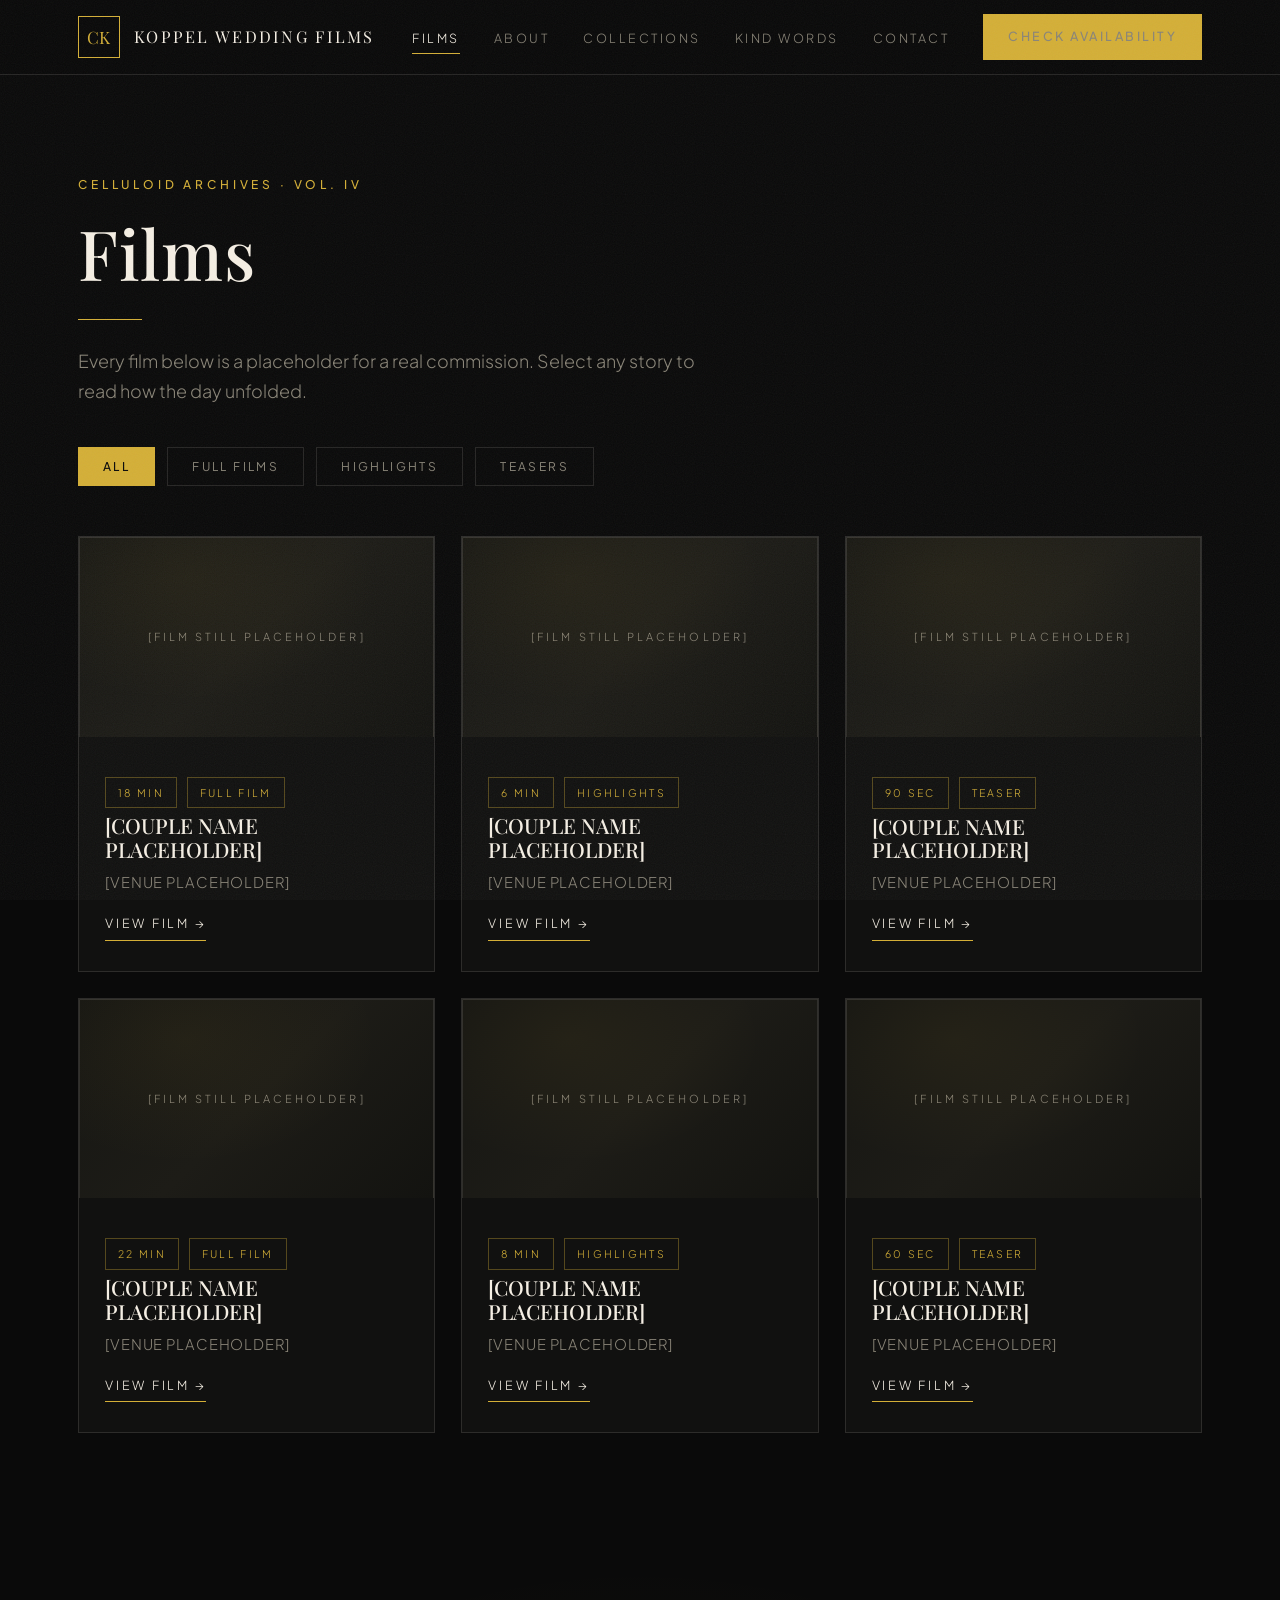
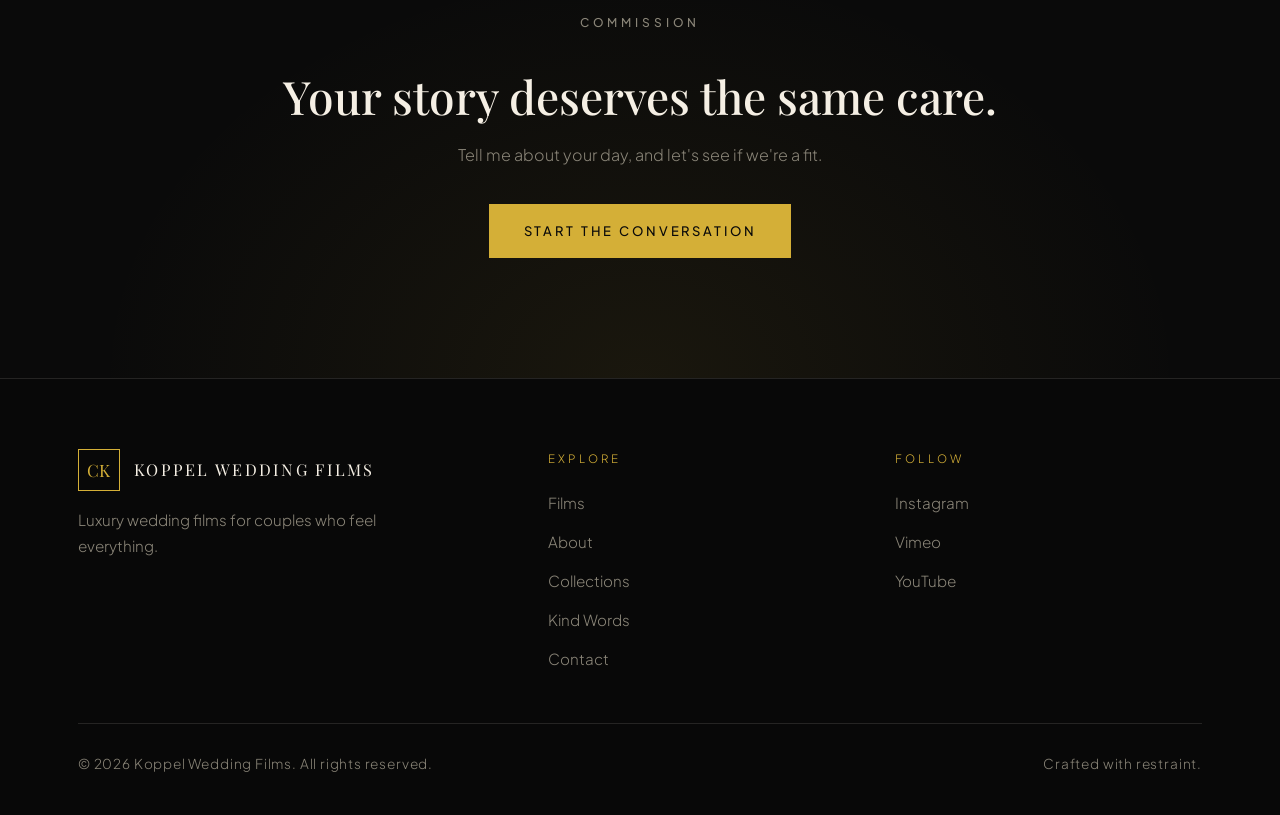
<file: films.html>
<!DOCTYPE html>
<html lang="en">
<head>
<meta charset="UTF-8">
<meta name="viewport" content="width=device-width, initial-scale=1">
<title>{{SITE_NAME}} — Films</title>
<link rel="preconnect" href="https://fonts.googleapis.com">
<link rel="preconnect" href="https://fonts.gstatic.com" crossorigin>
<link href="https://fonts.googleapis.com/css2?family=Playfair+Display:ital,wght@0,400;0,500;0,600;0,700;1,400;1,500&family=Plus+Jakarta+Sans:wght@300;400;500;600&display=swap" rel="stylesheet">
<meta name="description" content="A selection of luxury wedding films. A sample site built for Christian Koppel.">
<link rel="stylesheet" href="assets/css/style.css">
</head>
<body data-page="films">
<div class="grain" aria-hidden="true"></div>

<header class="nav">
  <div class="nav-inner">
    <a class="brand" href="index.html" aria-label="Home">
      <span class="monogram">CK</span>
      <span class="brand-name" data-site="name">Koppel Wedding Films</span>
    </a>
    <button class="burger" id="burger" aria-label="Menu" aria-expanded="false"><span></span><span></span><span></span></button>
    <ul class="nav-links" id="navLinks">
      <li><a data-nav="films" href="films.html">Films</a></li>
      <li><a data-nav="about" href="about.html">About</a></li>
      <li><a data-nav="collections" href="collections.html">Collections</a></li>
      <li><a data-nav="kind-words" href="kind-words.html">Kind Words</a></li>
      <li><a data-nav="contact" href="contact.html">Contact</a></li>
      <li><a class="btn btn-gold nav-cta" href="contact.html">Check Availability</a></li>
    </ul>
  </div>
</header>

<main>
  <section class="page-hero">
    <div class="wrap">
      <p class="eyebrow">Celluloid Archives · Vol. IV</p>
      <h1>Films</h1>
      <div class="rule"></div>
      <p class="lede">Every film below is a placeholder for a real commission. Select any story to read how the day unfolded.</p>
      <div class="chips" role="tablist" aria-label="Filter films">
        <button class="chip on" data-filter="all">All</button>
        <button class="chip" data-filter="full">Full Films</button>
        <button class="chip" data-filter="highlights">Highlights</button>
        <button class="chip" data-filter="teasers">Teasers</button>
      </div>
      <div class="film-grid">
        <article class="card film-card reveal" data-format="full" data-format-label="Full Film" data-duration="18 min" data-couple="[COUPLE NAME PLACEHOLDER]" data-venue="[VENUE PLACEHOLDER]">
          <div class="still still-169">[FILM STILL PLACEHOLDER]</div>
          <div class="card-body">
            <div class="tag-row"><span class="tag">18 min</span><span class="tag">Full Film</span></div>
            <h3>[COUPLE NAME PLACEHOLDER]</h3>
            <p class="card-meta">[VENUE PLACEHOLDER]</p>
            <span class="card-link">View Film &rarr;</span>
          </div>
        </article>
        <article class="card film-card reveal" data-format="highlights" data-format-label="Highlights" data-duration="6 min" data-couple="[COUPLE NAME PLACEHOLDER]" data-venue="[VENUE PLACEHOLDER]">
          <div class="still still-169">[FILM STILL PLACEHOLDER]</div>
          <div class="card-body">
            <div class="tag-row"><span class="tag">6 min</span><span class="tag">Highlights</span></div>
            <h3>[COUPLE NAME PLACEHOLDER]</h3>
            <p class="card-meta">[VENUE PLACEHOLDER]</p>
            <span class="card-link">View Film &rarr;</span>
          </div>
        </article>
        <article class="card film-card reveal" data-format="teasers" data-format-label="Teaser" data-duration="90 sec" data-couple="[COUPLE NAME PLACEHOLDER]" data-venue="[VENUE PLACEHOLDER]">
          <div class="still still-169">[FILM STILL PLACEHOLDER]</div>
          <div class="card-body">
            <div class="tag-row"><span class="tag">90 sec</span><span class="tag">Teaser</span></div>
            <h3>[COUPLE NAME PLACEHOLDER]</h3>
            <p class="card-meta">[VENUE PLACEHOLDER]</p>
            <span class="card-link">View Film &rarr;</span>
          </div>
        </article>
        <article class="card film-card reveal" data-format="full" data-format-label="Full Film" data-duration="22 min" data-couple="[COUPLE NAME PLACEHOLDER]" data-venue="[VENUE PLACEHOLDER]">
          <div class="still still-169">[FILM STILL PLACEHOLDER]</div>
          <div class="card-body">
            <div class="tag-row"><span class="tag">22 min</span><span class="tag">Full Film</span></div>
            <h3>[COUPLE NAME PLACEHOLDER]</h3>
            <p class="card-meta">[VENUE PLACEHOLDER]</p>
            <span class="card-link">View Film &rarr;</span>
          </div>
        </article>
        <article class="card film-card reveal" data-format="highlights" data-format-label="Highlights" data-duration="8 min" data-couple="[COUPLE NAME PLACEHOLDER]" data-venue="[VENUE PLACEHOLDER]">
          <div class="still still-169">[FILM STILL PLACEHOLDER]</div>
          <div class="card-body">
            <div class="tag-row"><span class="tag">8 min</span><span class="tag">Highlights</span></div>
            <h3>[COUPLE NAME PLACEHOLDER]</h3>
            <p class="card-meta">[VENUE PLACEHOLDER]</p>
            <span class="card-link">View Film &rarr;</span>
          </div>
        </article>
        <article class="card film-card reveal" data-format="teasers" data-format-label="Teaser" data-duration="60 sec" data-couple="[COUPLE NAME PLACEHOLDER]" data-venue="[VENUE PLACEHOLDER]">
          <div class="still still-169">[FILM STILL PLACEHOLDER]</div>
          <div class="card-body">
            <div class="tag-row"><span class="tag">60 sec</span><span class="tag">Teaser</span></div>
            <h3>[COUPLE NAME PLACEHOLDER]</h3>
            <p class="card-meta">[VENUE PLACEHOLDER]</p>
            <span class="card-link">View Film &rarr;</span>
          </div>
        </article>
      </div>
    </div>
  </section>

  <section class="cta-band reveal">
    <div class="wrap">
      <p class="eyebrow">Commission</p>
      <h2>Your story deserves the same care.</h2>
      <p>Tell me about your day, and let's see if we're a fit.</p>
      <a class="btn btn-gold" href="contact.html">Start the Conversation</a>
    </div>
  </section>
</main>

<!-- Film detail modal -->
<div class="modal" id="filmModal" role="dialog" aria-modal="true" aria-label="Film details">
  <div class="modal-veil"></div>
  <div class="modal-box">
    <button class="modal-x" aria-label="Close">&times;</button>
    <div class="still still-169" data-m="still">[FILM STILL PLACEHOLDER]</div>
    <div class="modal-body">
      <p class="eyebrow" data-m="meta"></p>
      <h3 data-m="title"></h3>
      <p class="story" data-m="story"></p>
      <div class="modal-nav">
        <button class="btn btn-ghost" data-m="prev">&larr; Prev</button>
        <span class="card-meta" data-m="count"></span>
        <button class="btn btn-ghost" data-m="next">Next &rarr;</button>
      </div>
    </div>
  </div>
</div>

<footer>
  <div class="wrap">
    <div class="foot-grid">
      <div class="foot-brand">
        <a class="brand" href="index.html"><span class="monogram">CK</span><span class="brand-name" data-site="name">Koppel Wedding Films</span></a>
        <p>Luxury wedding films for couples who feel everything.</p>
      </div>
      <div>
        <div class="foot-h">Explore</div>
        <ul class="foot-links">
          <li><a href="films.html">Films</a></li>
          <li><a href="about.html">About</a></li>
          <li><a href="collections.html">Collections</a></li>
          <li><a href="kind-words.html">Kind Words</a></li>
          <li><a href="contact.html">Contact</a></li>
        </ul>
      </div>
      <div>
        <div class="foot-h">Follow</div>
        <ul class="foot-links">
          <li><a href="#" rel="noopener">Instagram</a></li>
          <li><a href="#" rel="noopener">Vimeo</a></li>
          <li><a href="#" rel="noopener">YouTube</a></li>
        </ul>
      </div>
    </div>
    <div class="foot-base">
      <span>&copy; <span data-site="year">2026</span> <span data-site="name">Koppel Wedding Films</span>. All rights reserved.</span>
      <span>Crafted with restraint.</span>
    </div>
  </div>
</footer>

<script src="assets/js/main.js"></script>
</body>
</html>
</file>
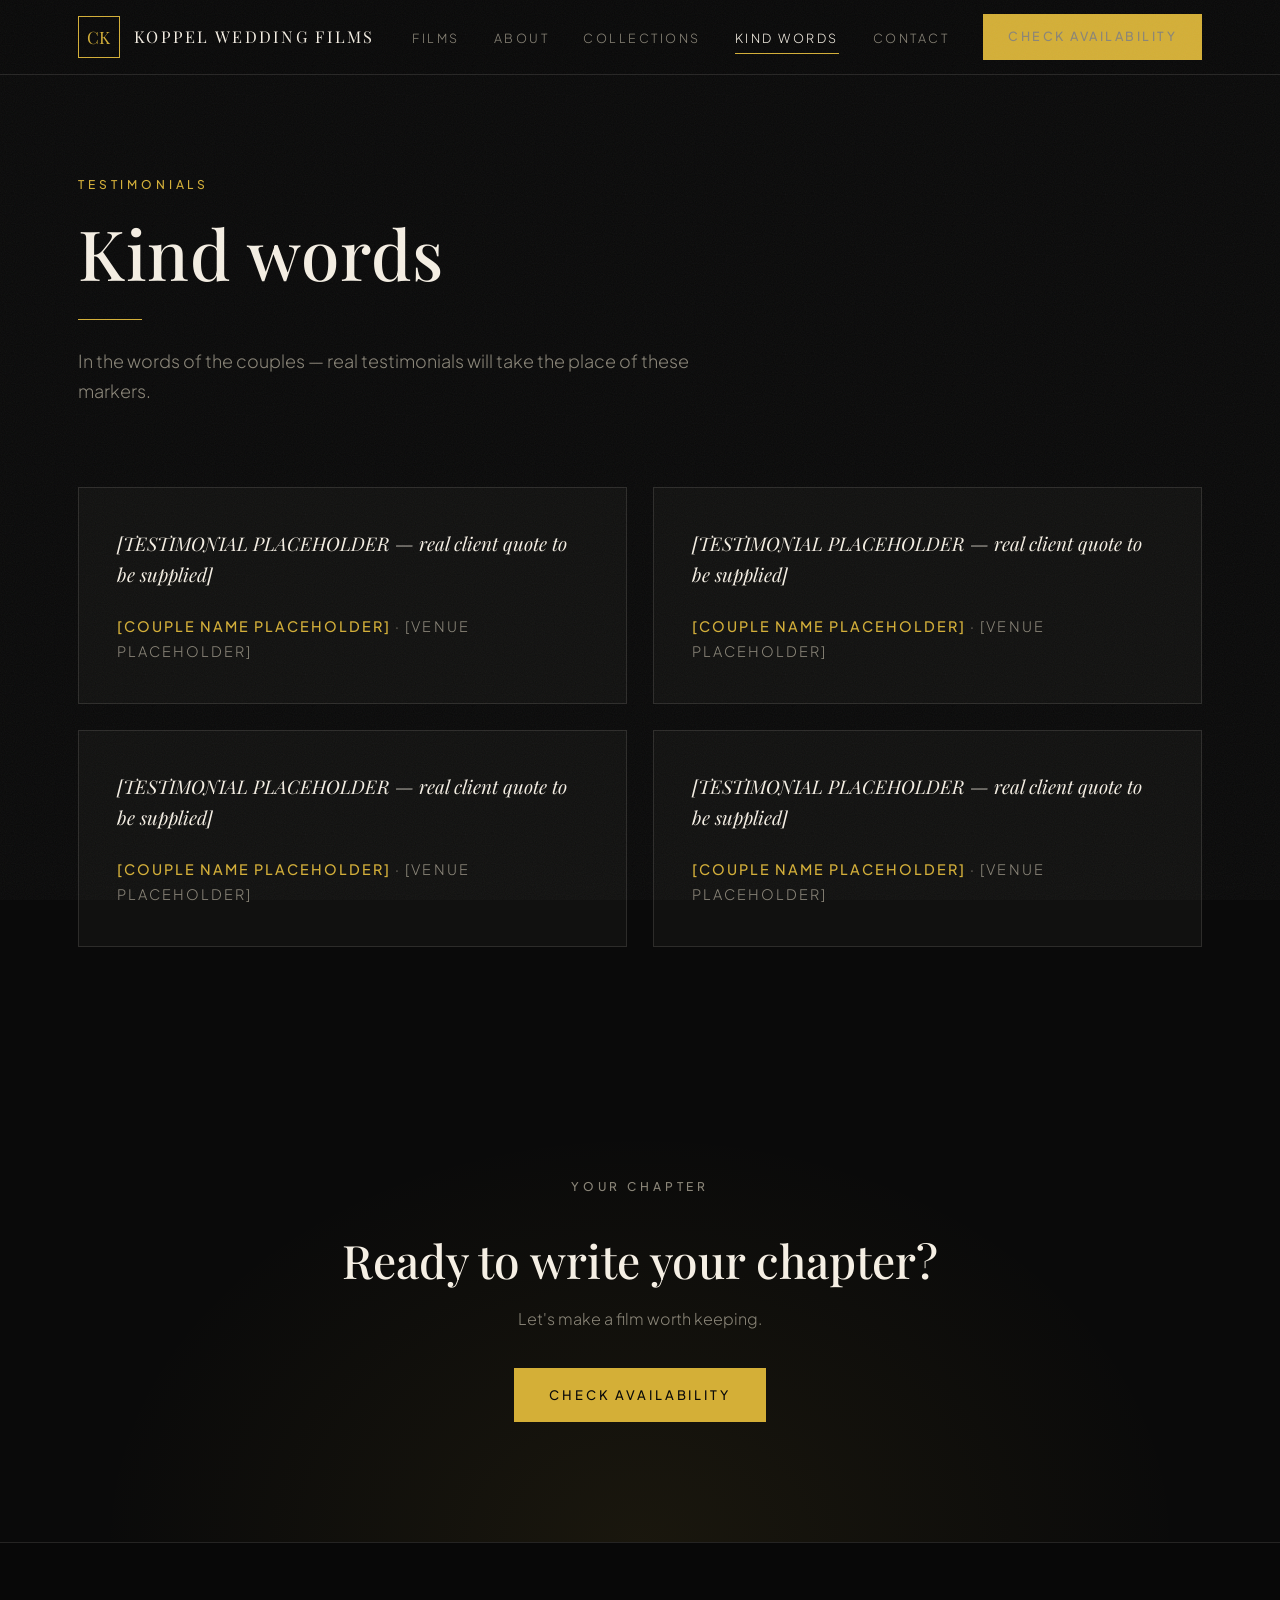
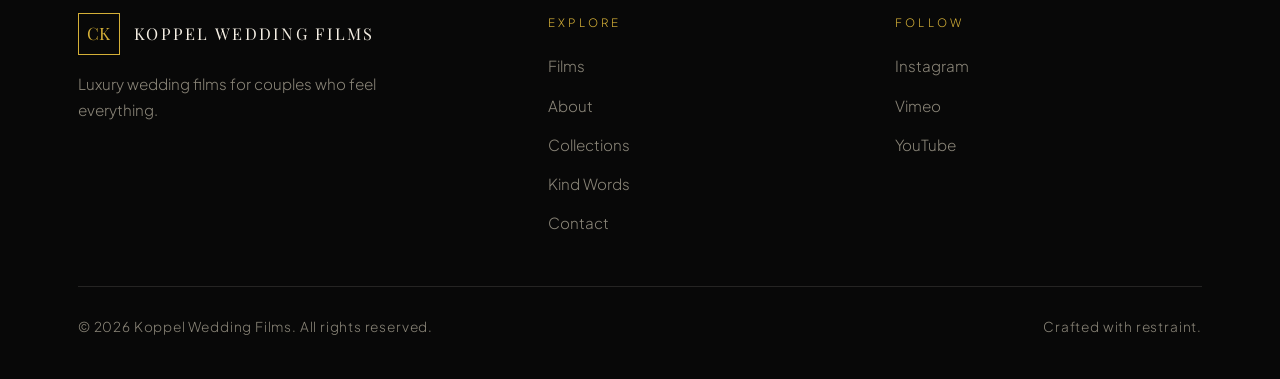
<file: kind-words.html>
<!DOCTYPE html>
<html lang="en">
<head>
<meta charset="UTF-8">
<meta name="viewport" content="width=device-width, initial-scale=1">
<title>{{SITE_NAME}} — Kind Words</title>
<link rel="preconnect" href="https://fonts.googleapis.com">
<link rel="preconnect" href="https://fonts.gstatic.com" crossorigin>
<link href="https://fonts.googleapis.com/css2?family=Playfair+Display:ital,wght@0,400;0,500;0,600;0,700;1,400;1,500&family=Plus+Jakarta+Sans:wght@300;400;500;600&display=swap" rel="stylesheet">
<meta name="description" content="Kind words from couples. A sample site built for Christian Koppel.">
<link rel="stylesheet" href="assets/css/style.css">
</head>
<body data-page="kind-words">
<div class="grain" aria-hidden="true"></div>

<header class="nav">
  <div class="nav-inner">
    <a class="brand" href="index.html" aria-label="Home">
      <span class="monogram">CK</span>
      <span class="brand-name" data-site="name">Koppel Wedding Films</span>
    </a>
    <button class="burger" id="burger" aria-label="Menu" aria-expanded="false"><span></span><span></span><span></span></button>
    <ul class="nav-links" id="navLinks">
      <li><a data-nav="films" href="films.html">Films</a></li>
      <li><a data-nav="about" href="about.html">About</a></li>
      <li><a data-nav="collections" href="collections.html">Collections</a></li>
      <li><a data-nav="kind-words" href="kind-words.html">Kind Words</a></li>
      <li><a data-nav="contact" href="contact.html">Contact</a></li>
      <li><a class="btn btn-gold nav-cta" href="contact.html">Check Availability</a></li>
    </ul>
  </div>
</header>

<main>
  <section class="page-hero">
    <div class="wrap">
      <p class="eyebrow">Testimonials</p>
      <h1>Kind words</h1>
      <div class="rule"></div>
      <p class="lede">In the words of the couples — real testimonials will take the place of these markers.</p>
    </div>
  </section>

  <section class="section" style="padding-top:20px;">
    <div class="wrap">
      <div class="quotes-grid">
        <div class="tcard reveal">
          <p>[TESTIMONIAL PLACEHOLDER — real client quote to be supplied]</p>
          <div class="who"><strong>[COUPLE NAME PLACEHOLDER]</strong> · [VENUE PLACEHOLDER]</div>
        </div>
        <div class="tcard reveal">
          <p>[TESTIMONIAL PLACEHOLDER — real client quote to be supplied]</p>
          <div class="who"><strong>[COUPLE NAME PLACEHOLDER]</strong> · [VENUE PLACEHOLDER]</div>
        </div>
        <div class="tcard reveal">
          <p>[TESTIMONIAL PLACEHOLDER — real client quote to be supplied]</p>
          <div class="who"><strong>[COUPLE NAME PLACEHOLDER]</strong> · [VENUE PLACEHOLDER]</div>
        </div>
        <div class="tcard reveal">
          <p>[TESTIMONIAL PLACEHOLDER — real client quote to be supplied]</p>
          <div class="who"><strong>[COUPLE NAME PLACEHOLDER]</strong> · [VENUE PLACEHOLDER]</div>
        </div>
      </div>
    </div>
  </section>

  <section class="cta-band reveal">
    <div class="wrap">
      <p class="eyebrow">Your Chapter</p>
      <h2>Ready to write your chapter?</h2>
      <p>Let's make a film worth keeping.</p>
      <a class="btn btn-gold" href="contact.html">Check Availability</a>
    </div>
  </section>
</main>

<footer>
  <div class="wrap">
    <div class="foot-grid">
      <div class="foot-brand">
        <a class="brand" href="index.html"><span class="monogram">CK</span><span class="brand-name" data-site="name">Koppel Wedding Films</span></a>
        <p>Luxury wedding films for couples who feel everything.</p>
      </div>
      <div>
        <div class="foot-h">Explore</div>
        <ul class="foot-links">
          <li><a href="films.html">Films</a></li>
          <li><a href="about.html">About</a></li>
          <li><a href="collections.html">Collections</a></li>
          <li><a href="kind-words.html">Kind Words</a></li>
          <li><a href="contact.html">Contact</a></li>
        </ul>
      </div>
      <div>
        <div class="foot-h">Follow</div>
        <ul class="foot-links">
          <li><a href="#" rel="noopener">Instagram</a></li>
          <li><a href="#" rel="noopener">Vimeo</a></li>
          <li><a href="#" rel="noopener">YouTube</a></li>
        </ul>
      </div>
    </div>
    <div class="foot-base">
      <span>&copy; <span data-site="year">2026</span> <span data-site="name">Koppel Wedding Films</span>. All rights reserved.</span>
      <span>Crafted with restraint.</span>
    </div>
  </div>
</footer>

<script src="assets/js/main.js"></script>
</body>
</html>
</file>
<file: assets/css/style.css>
/* Heirloom Cinema — design system */
:root {
  --black: #0A0A0A;
  --coal: #111110;
  --panel: #141412;
  --ivory: #F5EFE4;
  --gold: #D4AF37;
  --gold-dim: rgba(212, 175, 55, 0.35);
  --taupe: #8A8578;
  --line: rgba(245, 239, 228, 0.12);
  --serif: 'Playfair Display', Georgia, 'Times New Roman', serif;
  --sans: 'Plus Jakarta Sans', -apple-system, 'Segoe UI', Helvetica, Arial, sans-serif;
  --maxw: 1180px;
}

*, *::before, *::after { box-sizing: border-box; margin: 0; padding: 0; }

html { scroll-behavior: smooth; }

body {
  background: var(--black);
  color: var(--ivory);
  font-family: var(--sans);
  font-weight: 300;
  line-height: 1.7;
  overflow-x: hidden;
  -webkit-font-smoothing: antialiased;
}

::selection { background: var(--gold); color: var(--black); }

img { max-width: 100%; display: block; }
a { color: inherit; text-decoration: none; }
button { font-family: inherit; cursor: pointer; }

/* Film grain overlay */
.grain {
  position: fixed; inset: 0; z-index: 2000; pointer-events: none; opacity: 0.055;
  background-image: url("data:image/svg+xml,%3Csvg xmlns='http://www.w3.org/2000/svg' width='160' height='160'%3E%3Cfilter id='n'%3E%3CfeTurbulence type='fractalNoise' baseFrequency='0.9' numOctaves='2'/%3E%3C/filter%3E%3Crect width='160' height='160' filter='url(%23n)' opacity='1'/%3E%3C/svg%3E");
}

.wrap { max-width: var(--maxw); margin: 0 auto; padding: 0 28px; }

/* Eyebrow labels */
.eyebrow {
  font-size: 12px; letter-spacing: 0.32em; text-transform: uppercase;
  color: var(--gold); font-weight: 500; margin-bottom: 18px;
}

h1, h2, h3 { font-family: var(--serif); font-weight: 500; line-height: 1.15; }
h1 { font-size: clamp(2.6rem, 5.4vw, 4.6rem); letter-spacing: 0.01em; }
h2 { font-size: clamp(1.9rem, 3.6vw, 2.9rem); }
h3 { font-size: 1.45rem; }

.lede { color: var(--taupe); font-size: 1.12rem; max-width: 640px; }

.rule { width: 64px; height: 1px; background: var(--gold); margin: 26px 0; }

/* Buttons */
.btn {
  display: inline-block; padding: 15px 34px; font-size: 13px; font-weight: 500;
  letter-spacing: 0.22em; text-transform: uppercase; border: 1px solid var(--gold);
  transition: background 0.35s ease, color 0.35s ease, transform 0.35s ease;
}
.btn-gold { background: var(--gold); color: var(--black); }
.btn-gold:hover { background: transparent; color: var(--gold); transform: translateY(-2px); }
.btn-ghost { background: transparent; color: var(--ivory); border-color: rgba(245,239,228,0.35); }
.btn-ghost:hover { border-color: var(--gold); color: var(--gold); transform: translateY(-2px); }

/* ---------- Nav ---------- */
.nav {
  position: sticky; top: 0; z-index: 1000;
  background: rgba(10, 10, 10, 0.82); backdrop-filter: blur(14px); -webkit-backdrop-filter: blur(14px);
  border-bottom: 1px solid var(--line);
}
.nav-inner { max-width: var(--maxw); margin: 0 auto; padding: 0 28px; height: 74px; display: flex; align-items: center; justify-content: space-between; }
.brand { display: flex; align-items: center; gap: 14px; }
.monogram {
  width: 42px; height: 42px; border: 1px solid var(--gold); display: flex; align-items: center; justify-content: center;
  font-family: var(--serif); font-size: 17px; color: var(--gold); letter-spacing: 0.05em; flex: none;
}
.brand-name { font-family: var(--serif); font-size: 1.02rem; letter-spacing: 0.14em; text-transform: uppercase; }
.nav-links { display: flex; align-items: center; gap: 34px; list-style: none; }
.nav-links a { font-size: 12.5px; letter-spacing: 0.2em; text-transform: uppercase; color: var(--taupe); transition: color 0.3s; }
.nav-links a:hover, .nav-links a.active { color: var(--ivory); }
.nav-links a.active { position: relative; }
.nav-links a.active::after { content: ""; position: absolute; left: 0; right: 0; bottom: -8px; height: 1px; background: var(--gold); }
.nav-cta { padding: 11px 24px; font-size: 11.5px; }
.burger { display: none; background: none; border: 0; width: 40px; height: 40px; position: relative; }
.burger span { position: absolute; left: 8px; right: 8px; height: 1.5px; background: var(--ivory); transition: transform 0.3s, opacity 0.3s; }
.burger span:nth-child(1) { top: 14px; } .burger span:nth-child(2) { top: 20px; } .burger span:nth-child(3) { top: 26px; }
.burger.open span:nth-child(1) { transform: translateY(6px) rotate(45deg); }
.burger.open span:nth-child(2) { opacity: 0; }
.burger.open span:nth-child(3) { transform: translateY(-6px) rotate(-45deg); }

/* ---------- Hero ---------- */
.hero { position: relative; min-height: calc(100vh - 74px); min-height: calc(100svh - 74px); display: flex; align-items: center; overflow: hidden; }
.hero-bg { position: absolute; inset: -4%; z-index: 0; animation: kenburns 26s ease-in-out infinite alternate; }
.hero-bg .still { width: 100%; height: 100%; color: transparent; }
.hero-bg .still::before { background: radial-gradient(ellipse at 30% 20%, rgba(212,175,55,0.09), transparent 55%); }
.hero-veil { position: absolute; inset: 0; z-index: 1; background: linear-gradient(180deg, rgba(10,10,10,0.55) 0%, rgba(10,10,10,0.35) 45%, rgba(10,10,10,0.88) 100%); }
.hero-inner { position: relative; z-index: 2; max-width: var(--maxw); margin: 0 auto; padding: 80px 28px; width: 100%; }
.hero h1 { max-width: 14ch; margin: 0 0 22px; }
.hero .sub { font-size: clamp(1.05rem, 2vw, 1.35rem); color: var(--taupe); max-width: 46ch; margin-bottom: 40px; font-weight: 300; }
.hero-ctas { display: flex; gap: 18px; flex-wrap: wrap; }
.scroll-cue { position: absolute; bottom: 34px; left: 50%; transform: translateX(-50%); z-index: 2; display: flex; flex-direction: column; align-items: center; gap: 10px; color: var(--taupe); font-size: 10.5px; letter-spacing: 0.3em; text-transform: uppercase; }
.scroll-cue::after { content: ""; width: 1px; height: 44px; background: linear-gradient(var(--gold), transparent); animation: cue 2.4s ease-in-out infinite; }
@keyframes cue { 0%,100% { opacity: 0.4; } 50% { opacity: 1; } }
@keyframes kenburns { from { transform: scale(1); } to { transform: scale(1.09); } }

/* Placeholder stills — elegant muted blocks, clearly labeled */
.still {
  background: linear-gradient(135deg, #161613 0%, #1d1c17 50%, #131310 100%);
  border: 1px solid var(--line);
  display: flex; align-items: center; justify-content: center; text-align: center;
  color: var(--taupe); font-size: 11px; letter-spacing: 0.28em; text-transform: uppercase;
  position: relative; overflow: hidden; padding: 20px;
}
.still::before {
  content: ""; position: absolute; inset: 0;
  background: radial-gradient(ellipse at 30% 20%, rgba(212,175,55,0.06), transparent 55%);
}
.still-169 { aspect-ratio: 16 / 9; }
.still-portrait { aspect-ratio: 3 / 4; }

/* ---------- Sections ---------- */
.section { padding: 110px 0; }
.section-head { max-width: 720px; margin-bottom: 60px; }
.section-head h2 { margin-bottom: 16px; }

.filmstrip { display: grid; grid-template-columns: repeat(3, 1fr); gap: 26px; }
.card {
  background: var(--coal); border: 1px solid var(--line);
  transition: transform 0.4s ease, border-color 0.4s ease, box-shadow 0.4s ease;
}
.card:hover { transform: translateY(-7px); border-color: var(--gold-dim); box-shadow: 0 24px 60px rgba(0,0,0,0.5); }
.card-body { padding: 26px 26px 30px; }
.card-body h3 { margin-bottom: 8px; font-size: 1.3rem; }
.card-meta { color: var(--taupe); font-size: 0.92rem; letter-spacing: 0.06em; }
.tag-row { display: flex; gap: 10px; flex-wrap: wrap; margin: 14px 0 6px; }
.tag { font-size: 10.5px; letter-spacing: 0.22em; text-transform: uppercase; color: var(--gold); border: 1px solid var(--gold-dim); padding: 6px 12px; }
.card-link { display: inline-block; margin-top: 18px; font-size: 12.5px; letter-spacing: 0.22em; text-transform: uppercase; color: var(--ivory); border-bottom: 1px solid var(--gold); padding-bottom: 5px; transition: color 0.3s; }
.card-link:hover { color: var(--gold); }

/* Quote */
.quote-band { padding: 130px 0; text-align: center; background: var(--coal); border-top: 1px solid var(--line); border-bottom: 1px solid var(--line); }
.quote-band blockquote { font-family: var(--serif); font-style: italic; font-size: clamp(1.7rem, 3.6vw, 2.7rem); max-width: 22ch; margin: 0 auto; line-height: 1.4; }
.quote-band .rule { margin: 30px auto; }

/* Testimonials */
.quotes-grid { display: grid; grid-template-columns: repeat(2, 1fr); gap: 26px; }
.tcard { background: var(--coal); border: 1px solid var(--line); padding: 40px 38px; transition: transform 0.4s ease, border-color 0.4s ease; }
.tcard:hover { transform: translateY(-6px); border-color: var(--gold-dim); }
.tcard p { font-family: var(--serif); font-style: italic; font-size: 1.18rem; line-height: 1.65; margin-bottom: 24px; color: var(--ivory); }
.tcard .who { color: var(--taupe); font-size: 0.9rem; letter-spacing: 0.14em; text-transform: uppercase; }
.tcard .who strong { color: var(--gold); font-weight: 500; }

/* CTA band */
.cta-band { padding: 120px 0; text-align: center; position: relative; overflow: hidden; }
.cta-band::before { content: ""; position: absolute; inset: 0; background: radial-gradient(ellipse at 50% 100%, rgba(212,175,55,0.08), transparent 60%); }
.cta-band h2 { margin-bottom: 18px; position: relative; }
.cta-band p { color: var(--taupe); margin-bottom: 36px; position: relative; }
.cta-band .btn { position: relative; }

/* ---------- Footer ---------- */
footer { border-top: 1px solid var(--line); padding: 70px 0 40px; background: #080808; }
.foot-grid { display: grid; grid-template-columns: 1.4fr 1fr 1fr; gap: 40px; margin-bottom: 50px; }
.foot-brand p { color: var(--taupe); font-size: 0.95rem; max-width: 34ch; margin-top: 16px; }
.foot-h { font-size: 11.5px; letter-spacing: 0.28em; text-transform: uppercase; color: var(--gold); margin-bottom: 20px; }
.foot-links { list-style: none; display: grid; gap: 12px; }
.foot-links a { color: var(--taupe); font-size: 0.95rem; transition: color 0.3s; }
.foot-links a:hover { color: var(--ivory); }
.foot-base { border-top: 1px solid var(--line); padding-top: 28px; display: flex; justify-content: space-between; gap: 16px; flex-wrap: wrap; color: var(--taupe); font-size: 0.85rem; letter-spacing: 0.06em; }

/* ---------- Films page ---------- */
.page-hero { padding: 100px 0 60px; }
.chips { display: flex; gap: 12px; flex-wrap: wrap; margin: 40px 0 50px; }
.chip {
  background: transparent; border: 1px solid var(--line); color: var(--taupe);
  font-size: 12px; letter-spacing: 0.2em; text-transform: uppercase; padding: 11px 24px; transition: all 0.3s;
}
.chip:hover { border-color: var(--gold); color: var(--ivory); }
.chip.on { background: var(--gold); border-color: var(--gold); color: var(--black); font-weight: 500; }
.film-grid { display: grid; grid-template-columns: repeat(3, 1fr); gap: 26px; }
.film-card { cursor: pointer; }
.film-card.hide { display: none; }
.film-card .still { border-bottom: 0; }

/* Modal */
.modal { position: fixed; inset: 0; z-index: 3000; display: none; align-items: center; justify-content: center; padding: 24px; }
.modal.open { display: flex; }
.modal-veil { position: absolute; inset: 0; background: rgba(5,5,5,0.9); backdrop-filter: blur(6px); }
.modal-box { position: relative; background: var(--coal); border: 1px solid var(--line); max-width: 880px; width: 100%; max-height: 90vh; overflow-y: auto; }
.modal-box .still { border: 0; border-bottom: 1px solid var(--line); min-height: 300px; }
.modal-body { padding: 36px 40px 44px; }
.modal-body h3 { margin: 6px 0 14px; font-size: 1.8rem; }
.modal-body .story { color: var(--taupe); margin: 18px 0 8px; }
.modal-nav { display: flex; justify-content: space-between; align-items: center; margin-top: 30px; gap: 12px; flex-wrap: wrap; }
.modal-x { position: absolute; top: 14px; right: 14px; z-index: 2; width: 44px; height: 44px; background: rgba(10,10,10,0.7); border: 1px solid var(--line); color: var(--ivory); font-size: 20px; line-height: 1; }
.modal-x:hover { border-color: var(--gold); color: var(--gold); }

/* ---------- Collections ---------- */
.tiers { display: grid; grid-template-columns: repeat(3, 1fr); gap: 26px; align-items: stretch; }
.tier { display: flex; flex-direction: column; padding: 44px 38px; position: relative; }
.tier .opus { font-family: var(--serif); font-style: italic; color: var(--taupe); font-size: 1rem; margin-bottom: 6px; }
.tier h3 { font-size: 1.7rem; margin-bottom: 6px; }
.tier .flag { position: absolute; top: -14px; left: 50%; transform: translateX(-50%); background: var(--gold); color: var(--black); font-size: 10.5px; letter-spacing: 0.26em; text-transform: uppercase; font-weight: 600; padding: 7px 18px; white-space: nowrap; }
.tier.loved { border-color: var(--gold); box-shadow: 0 20px 70px rgba(212,175,55,0.07); }
.tier ul { list-style: none; margin: 26px 0; display: grid; gap: 14px; flex: 1; }
.tier li { display: flex; gap: 12px; color: var(--taupe); font-size: 0.96rem; line-height: 1.55; }
.tier li::before { content: "—"; color: var(--gold); flex: none; }
.price-ph { margin: 6px 0 26px; padding: 18px; border: 1px dashed rgba(212,175,55,0.4); color: var(--gold); font-size: 0.85rem; letter-spacing: 0.12em; text-transform: uppercase; text-align: center; }
.addons { display: grid; grid-template-columns: repeat(4, 1fr); gap: 20px; margin-top: 56px; }
.addon { border: 1px solid var(--line); padding: 30px 26px; background: var(--coal); transition: transform 0.35s, border-color 0.35s; }
.addon:hover { transform: translateY(-5px); border-color: var(--gold-dim); }
.addon h4 { font-family: var(--serif); font-size: 1.12rem; margin-bottom: 10px; font-weight: 500; }
.addon p { color: var(--taupe); font-size: 0.9rem; }

/* FAQ accordion */
.faq { max-width: 800px; margin: 70px auto 0; }
.faq-item { border-bottom: 1px solid var(--line); }
.faq-item:first-child { border-top: 1px solid var(--line); }
.faq-q { width: 100%; background: none; border: 0; color: var(--ivory); text-align: left; padding: 26px 8px; font-family: var(--serif); font-size: 1.25rem; display: flex; justify-content: space-between; align-items: center; gap: 20px; }
.faq-q .pm { color: var(--gold); font-size: 1.6rem; font-family: var(--sans); font-weight: 300; flex: none; transition: transform 0.3s; }
.faq-item.open .faq-q .pm { transform: rotate(45deg); }
.faq-a { max-height: 0; overflow: hidden; transition: max-height 0.45s ease; }
.faq-a p { color: var(--taupe); padding: 0 8px 28px; max-width: 62ch; }

/* ---------- About ---------- */
.about-grid { display: grid; grid-template-columns: 5fr 6fr; gap: 70px; align-items: center; }
.portrait-wrap { position: relative; }
.rec { position: absolute; top: 18px; right: 18px; display: flex; align-items: center; gap: 8px; font-size: 11px; letter-spacing: 0.24em; color: var(--ivory); background: rgba(10,10,10,0.55); padding: 8px 14px; border: 1px solid var(--line); }
.rec i { width: 9px; height: 9px; border-radius: 50%; background: #c0392b; animation: blink 1.6s ease-in-out infinite; }
@keyframes blink { 0%,100% { opacity: 1; } 50% { opacity: 0.25; } }
.about-copy .bio { font-family: var(--serif); font-size: clamp(1.15rem, 2.2vw, 1.45rem); line-height: 1.75; margin: 26px 0 40px; }
.pillars { display: grid; gap: 0; border-top: 1px solid var(--line); margin-top: 10px; }
.pillar { display: grid; grid-template-columns: 64px 1fr; gap: 20px; padding: 28px 0; border-bottom: 1px solid var(--line); align-items: start; }
.pillar .num { font-family: var(--serif); color: var(--gold); font-size: 1.3rem; }
.pillar h4 { font-family: var(--serif); font-size: 1.3rem; font-weight: 500; margin-bottom: 8px; }
.pillar p { color: var(--taupe); font-size: 0.98rem; max-width: 44ch; }

/* ---------- Contact ---------- */
.contact-grid { display: grid; grid-template-columns: 5fr 6fr; gap: 70px; align-items: start; }
.form { display: grid; gap: 22px; }
.field label { display: block; font-size: 11.5px; letter-spacing: 0.24em; text-transform: uppercase; color: var(--taupe); margin-bottom: 10px; }
.field input, .field select, .field textarea {
  width: 100%; background: var(--coal); border: 1px solid var(--line); color: var(--ivory);
  font-family: var(--sans); font-size: 1rem; padding: 15px 18px; transition: border-color 0.3s; border-radius: 0;
  appearance: none; -webkit-appearance: none;
}
.field select {
  background-image: url("data:image/svg+xml,%3Csvg xmlns='http://www.w3.org/2000/svg' width='12' height='8'%3E%3Cpath d='M1 1l5 5 5-5' stroke='%23D4AF37' fill='none' stroke-width='1.5'/%3E%3C/svg%3E");
  background-repeat: no-repeat; background-position: right 18px center; padding-right: 44px;
}
.field select option { background: var(--coal); color: var(--ivory); }
.field input:focus, .field select:focus, .field textarea:focus { outline: none; border-color: var(--gold); }
.field textarea { min-height: 150px; resize: vertical; }
.field-row { display: grid; grid-template-columns: 1fr 1fr; gap: 22px; }
.form-note { color: var(--taupe); font-size: 0.9rem; letter-spacing: 0.06em; }
.thanks { display: none; text-align: center; padding: 80px 30px; border: 1px solid var(--gold-dim); background: var(--coal); }
.thanks.show { display: block; }
.thanks h3 { font-size: 2rem; margin-bottom: 14px; }
.thanks p { color: var(--taupe); }

/* ---------- Reveal on scroll ---------- */
.reveal { opacity: 0; transform: translateY(28px); transition: opacity 0.9s ease, transform 0.9s ease; }
.reveal.in { opacity: 1; transform: none; }
@media (prefers-reduced-motion: reduce) {
  .reveal { opacity: 1; transform: none; transition: none; }
  .hero-bg { animation: none; }
}

/* ---------- Responsive ---------- */
@media (max-width: 1020px) {
  .filmstrip, .film-grid, .tiers { grid-template-columns: repeat(2, 1fr); }
  .addons { grid-template-columns: repeat(2, 1fr); }
  .quotes-grid { grid-template-columns: 1fr; }
  .about-grid, .contact-grid { grid-template-columns: 1fr; gap: 50px; }
  .foot-grid { grid-template-columns: 1fr 1fr; }
}
@media (max-width: 860px) {
  .burger { display: block; }
  .nav-links {
    position: fixed; top: 74px; left: 0; right: 0; z-index: 999;
    flex-direction: column; align-items: stretch; gap: 0; background: rgba(10,10,10,0.97);
    border-bottom: 1px solid var(--line); padding: 10px 28px 26px;
    transform: translateY(-12px); opacity: 0; pointer-events: none; transition: opacity 0.3s, transform 0.3s;
  }
  .nav-links.open { transform: none; opacity: 1; pointer-events: auto; }
  .nav-links li { border-bottom: 1px solid var(--line); }
  .nav-links li:last-child { border-bottom: 0; padding-top: 14px; }
  .nav-links a { display: block; padding: 16px 0; }
  .nav-links a.active::after { display: none; }
  .nav-cta { display: inline-block; text-align: center; }
}
@media (max-width: 640px) {
  .filmstrip, .film-grid, .tiers, .addons { grid-template-columns: 1fr; }
  .field-row { grid-template-columns: 1fr; }
  .section { padding: 78px 0; }
  .hero-ctas .btn { width: 100%; text-align: center; }
  .foot-grid { grid-template-columns: 1fr; }
  .modal-body { padding: 28px 24px 36px; }
  .tier { padding: 38px 28px; }
}
</file>
